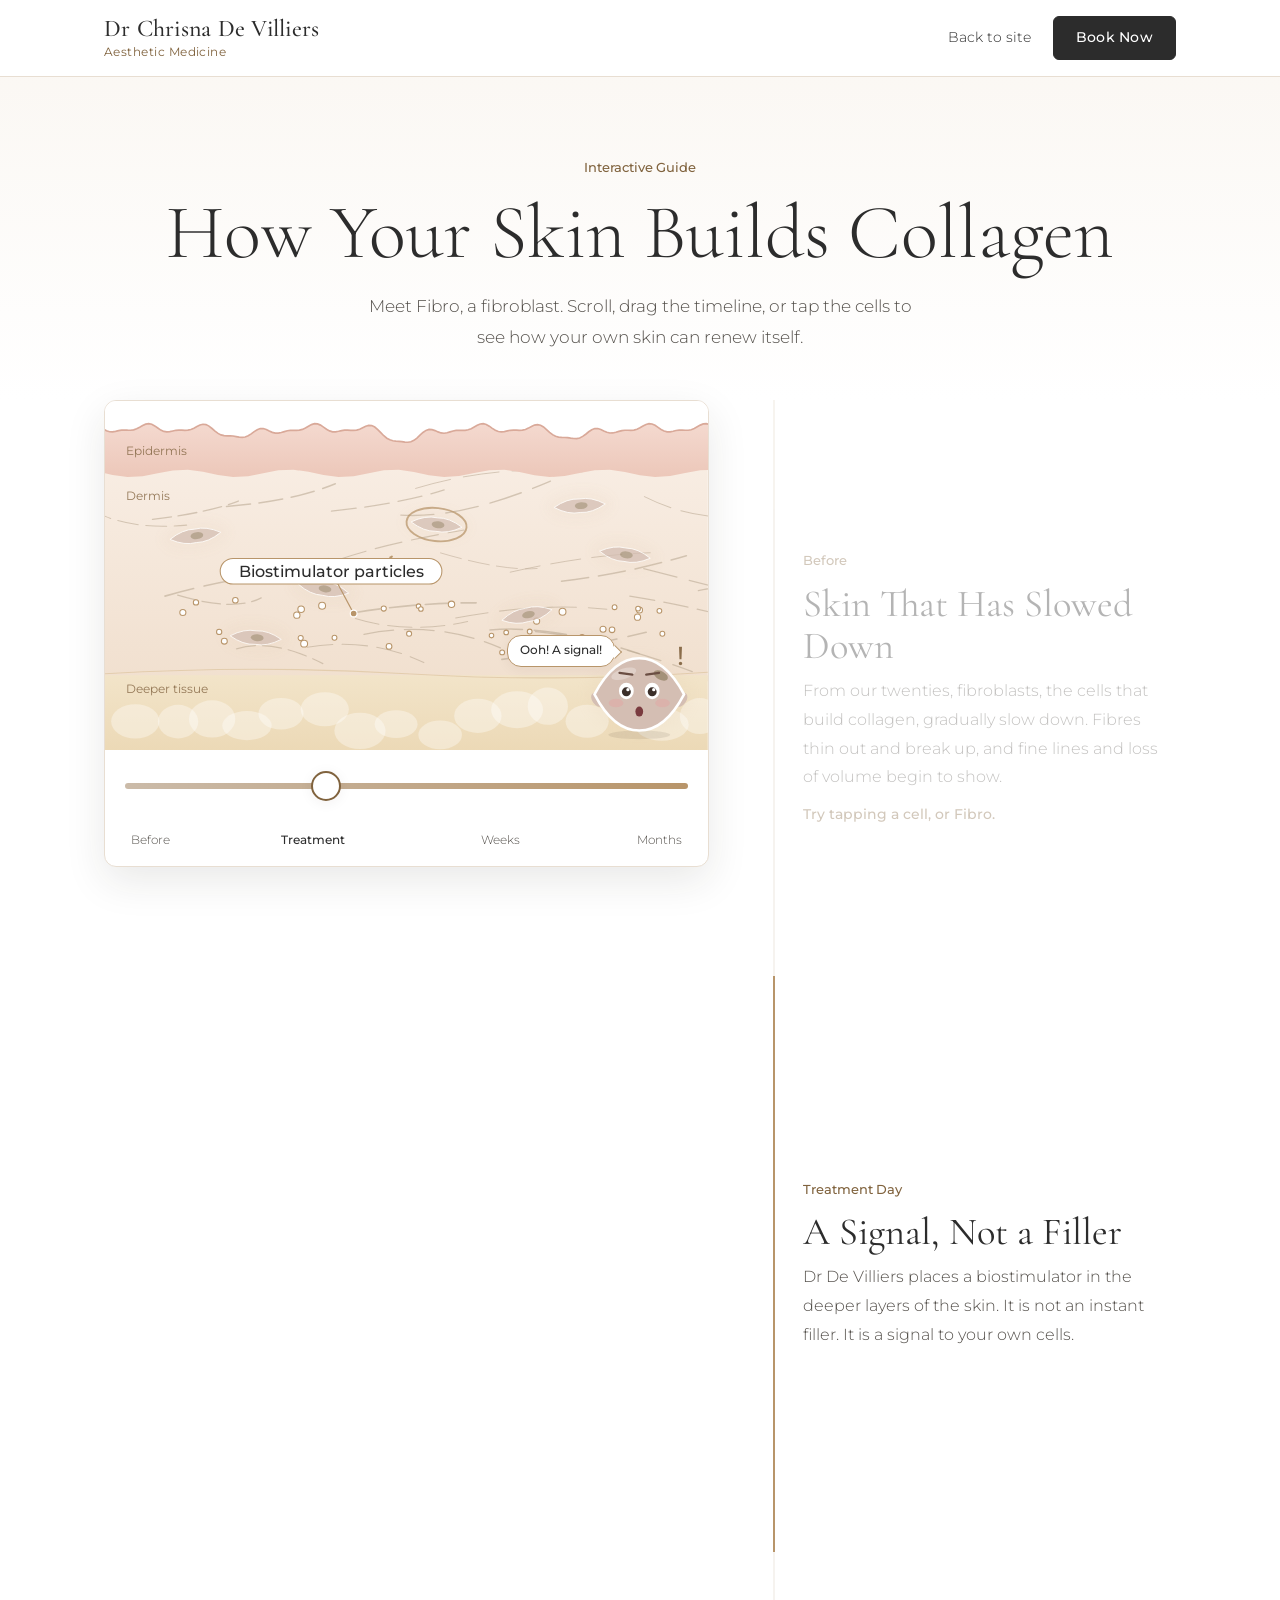
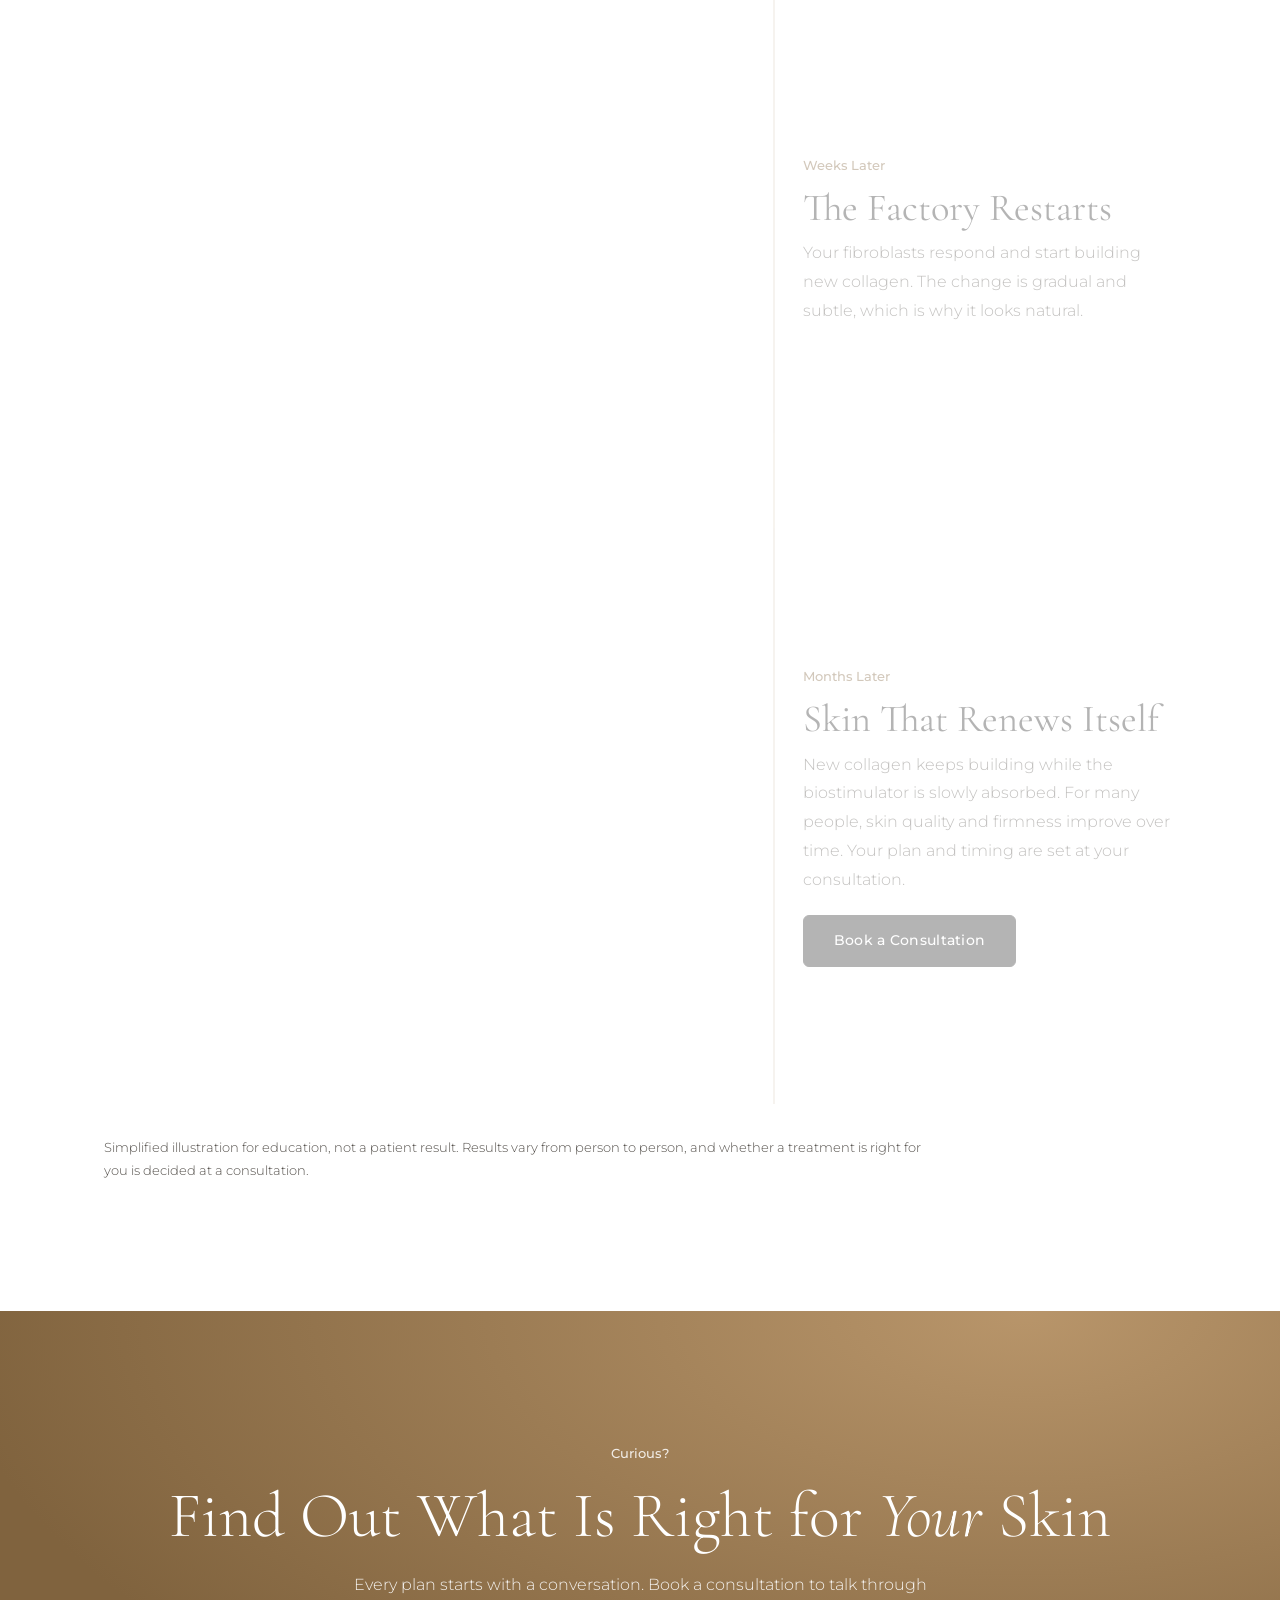
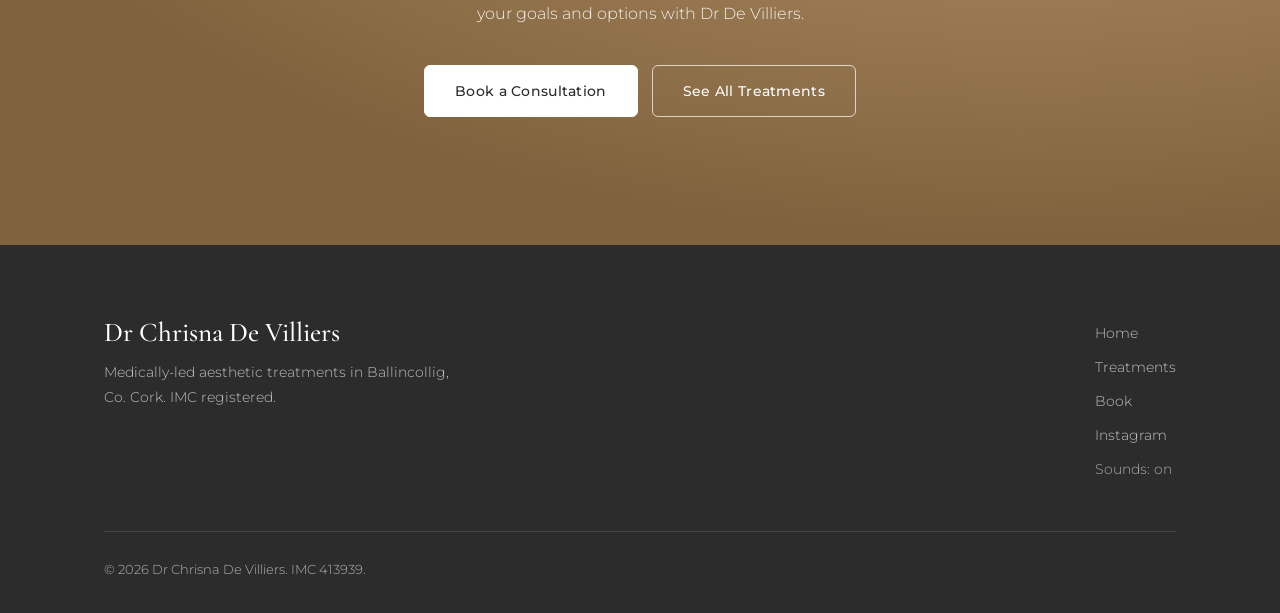
<file: collagen.html>
<!DOCTYPE html>
<html lang="en-IE">
<head>
    <meta charset="UTF-8">
    <meta name="viewport" content="width=device-width, initial-scale=1">
    <title>The Collagen Factory | Dr Chrisna De Villiers</title>
    <meta name="description" content="An interactive look at how fibroblasts make collagen, and how biostimulators prompt your own skin to build more. By Dr Chrisna De Villiers, Ballincollig, Cork.">
    <meta name="color-scheme" content="light">
    <meta name="theme-color" content="#faf6f1">
    <!-- Unlisted for now: remove this line when she wants Google to list the page -->
    <meta name="robots" content="noindex">
    <meta property="og:type" content="website">
    <meta property="og:title" content="The Collagen Factory: See How Your Skin Builds Collagen">
    <meta property="og:description" content="Drag through time and tap the cells. An interactive guide by Dr Chrisna De Villiers.">
    <meta property="og:image" content="https://kamrantrea.github.io/dr-de-villiers-site/og-image.png">
    <link rel="icon" href="favicon.svg" type="image/svg+xml">
    <link rel="icon" href="favicon-32.png" sizes="32x32" type="image/png">
    <link rel="apple-touch-icon" href="apple-touch-icon.png">
    <link rel="preload" href="fonts/montserrat.woff" as="font" type="font/woff" crossorigin>
    <link rel="preload" href="fonts/cormorant.woff" as="font" type="font/woff" crossorigin>
    <link rel="stylesheet" href="style.css?v=1791044235">
</head>
<body>
<svg width="0" height="0" style="position:absolute" aria-hidden="true" focusable="false">
    <symbol id="i-play" viewBox="0 0 24 24"><path d="M8 5l11 7-11 7z"/></symbol>
    <symbol id="i-pause" viewBox="0 0 24 24"><path d="M8 5v14M16 5v14"/></symbol>
    <symbol id="i-arrow" viewBox="0 0 24 24"><path d="M5 12h14M13 6l6 6-6 6"/></symbol>
</svg>

<a class="skip" href="#main">Skip to content</a>
<header class="site-header scrolled">
    <div class="wrap header-row">
        <a class="wordmark" href="index.html#top" aria-label="Dr Chrisna De Villiers, home"><b>Dr Chrisna De Villiers</b><small>Aesthetic Medicine</small></a>
        <div class="header-actions">
            <a class="back" href="index.html">Back to site</a>
            <a class="btn btn-solid btn-sm" href="index.html?treatment=Biostimulators#book">Book Now</a>
        </div>
    </div>
</header>

<main id="main">
    <section class="lab-hero">
        <div class="wrap">
            <span class="kicker">Interactive Guide</span>
            <h1>How Your Skin Builds Collagen</h1>
            <p>Meet Fibro, a fibroblast. Scroll, drag the timeline, or tap the cells to see how your own skin can renew itself.</p>
        </div>
    </section>

    <section class="story" id="story">
        <div class="wrap story-grid">
            <div class="stage-col">
                <div class="stage">
                    <div class="lab-canvas">
                        <svg id="cf" viewBox="0 36 800 464" role="img" aria-labelledby="cfTitle cfDesc" preserveAspectRatio="xMidYMid meet">
                            <title id="cfTitle">Cross-section of skin showing collagen fibres and fibroblast cells</title>
                            <desc id="cfDesc">An illustration that changes as you scroll or move the timeline: fibroblasts wake up, new collagen fibres grow, and the skin surface becomes smoother.</desc>
                        </svg>
                        <p class="cell-note" id="cellNote" hidden></p>
                        <button class="fibro" id="fibro" type="button" aria-label="Fibro the fibroblast. Tap to say hello.">
                            <span class="fibro-bubble" id="fibroSay" aria-live="polite">Zzz... I'm a bit tired</span>
                            <svg id="fibroSvg" viewBox="-70 -62 140 120" aria-hidden="true"></svg>
                        </button>
                    </div>
                    <div class="timeline">
                        <input id="time" type="range" min="0" max="100" value="0" step="1" aria-label="Time" aria-valuetext="Before">
                        <div class="tick-row" role="group" aria-label="Jump to a stage">
                            <button type="button" data-stage="0" class="on">Before</button>
                            <button type="button" data-stage="1">Treatment</button>
                            <button type="button" data-stage="2">Weeks</button>
                            <button type="button" data-stage="3">Months</button>
                        </div>
                    </div>
                </div>
            </div>

            <div class="beats">
                <article class="beat is-on" data-stage="0">
                    <span class="beat-k">Before</span>
                    <h2>Skin That Has Slowed Down</h2>
                    <p>From our twenties, fibroblasts, the cells that build collagen, gradually slow down. Fibres thin out and break up, and fine lines and loss of volume begin to show.</p>
                    <p class="beat-tip">Try tapping a cell, or Fibro.</p>
                </article>
                <article class="beat" data-stage="1">
                    <span class="beat-k">Treatment Day</span>
                    <h2>A Signal, Not a Filler</h2>
                    <p>Dr De Villiers places a biostimulator in the deeper layers of the skin. It is not an instant filler. It is a signal to your own cells.</p>
                </article>
                <article class="beat" data-stage="2">
                    <span class="beat-k">Weeks Later</span>
                    <h2>The Factory Restarts</h2>
                    <p>Your fibroblasts respond and start building new collagen. The change is gradual and subtle, which is why it looks natural.</p>
                </article>
                <article class="beat" data-stage="3">
                    <span class="beat-k">Months Later</span>
                    <h2>Skin That Renews Itself</h2>
                    <p>New collagen keeps building while the biostimulator is slowly absorbed. For many people, skin quality and firmness improve over time. Your plan and timing are set at your consultation.</p>
                    <a class="btn btn-solid" href="index.html?treatment=Biostimulators#book">Book a Consultation</a>
                </article>
            </div>
        </div>
        <div class="wrap"><p class="lab-fine">Simplified illustration for education, not a patient result. Results vary from person to person, and whether a treatment is right for you is decided at a consultation.</p></div>
    </section>

    <section class="cta">
        <div class="wrap">
            <span class="kicker">Curious?</span>
            <h2>Find Out What Is Right for <em>Your</em> Skin</h2>
            <p>Every plan starts with a conversation. Book a consultation to talk through your goals and options with Dr De Villiers.</p>
            <div class="cta-actions">
                <a class="btn btn-light" href="index.html?treatment=Biostimulators#book">Book a Consultation</a>
                <a class="btn btn-outline-light" href="index.html#treatments">See All Treatments</a>
            </div>
        </div>
    </section>
</main>

<footer class="site-footer">
    <div class="wrap">
        <div class="footer-top">
            <div>
                <div class="footer-name">Dr Chrisna De Villiers</div>
                <p class="footer-desc">Medically-led aesthetic treatments in Ballincollig, Co. Cork. IMC registered.</p>
            </div>
            <div class="footer-links">
                <ul>
                    <li><a href="index.html">Home</a></li>
                    <li><a href="index.html#treatments">Treatments</a></li>
                    <li><a href="index.html#book">Book</a></li>
                    <li><a data-cfg="instagram" href="#" hidden>Instagram</a></li>
                </ul>
            </div>
        </div>
        <p class="footer-bottom">&copy; 2026 Dr Chrisna De Villiers. IMC 413939.</p>
    </div>
</footer>

<script src="config.js?v=1791044235"></script>
<script src="collagen.js?v=1791044235" defer></script>
<script src="polish.js?v=1791044235" defer></script>
</body>
</html>
</file>
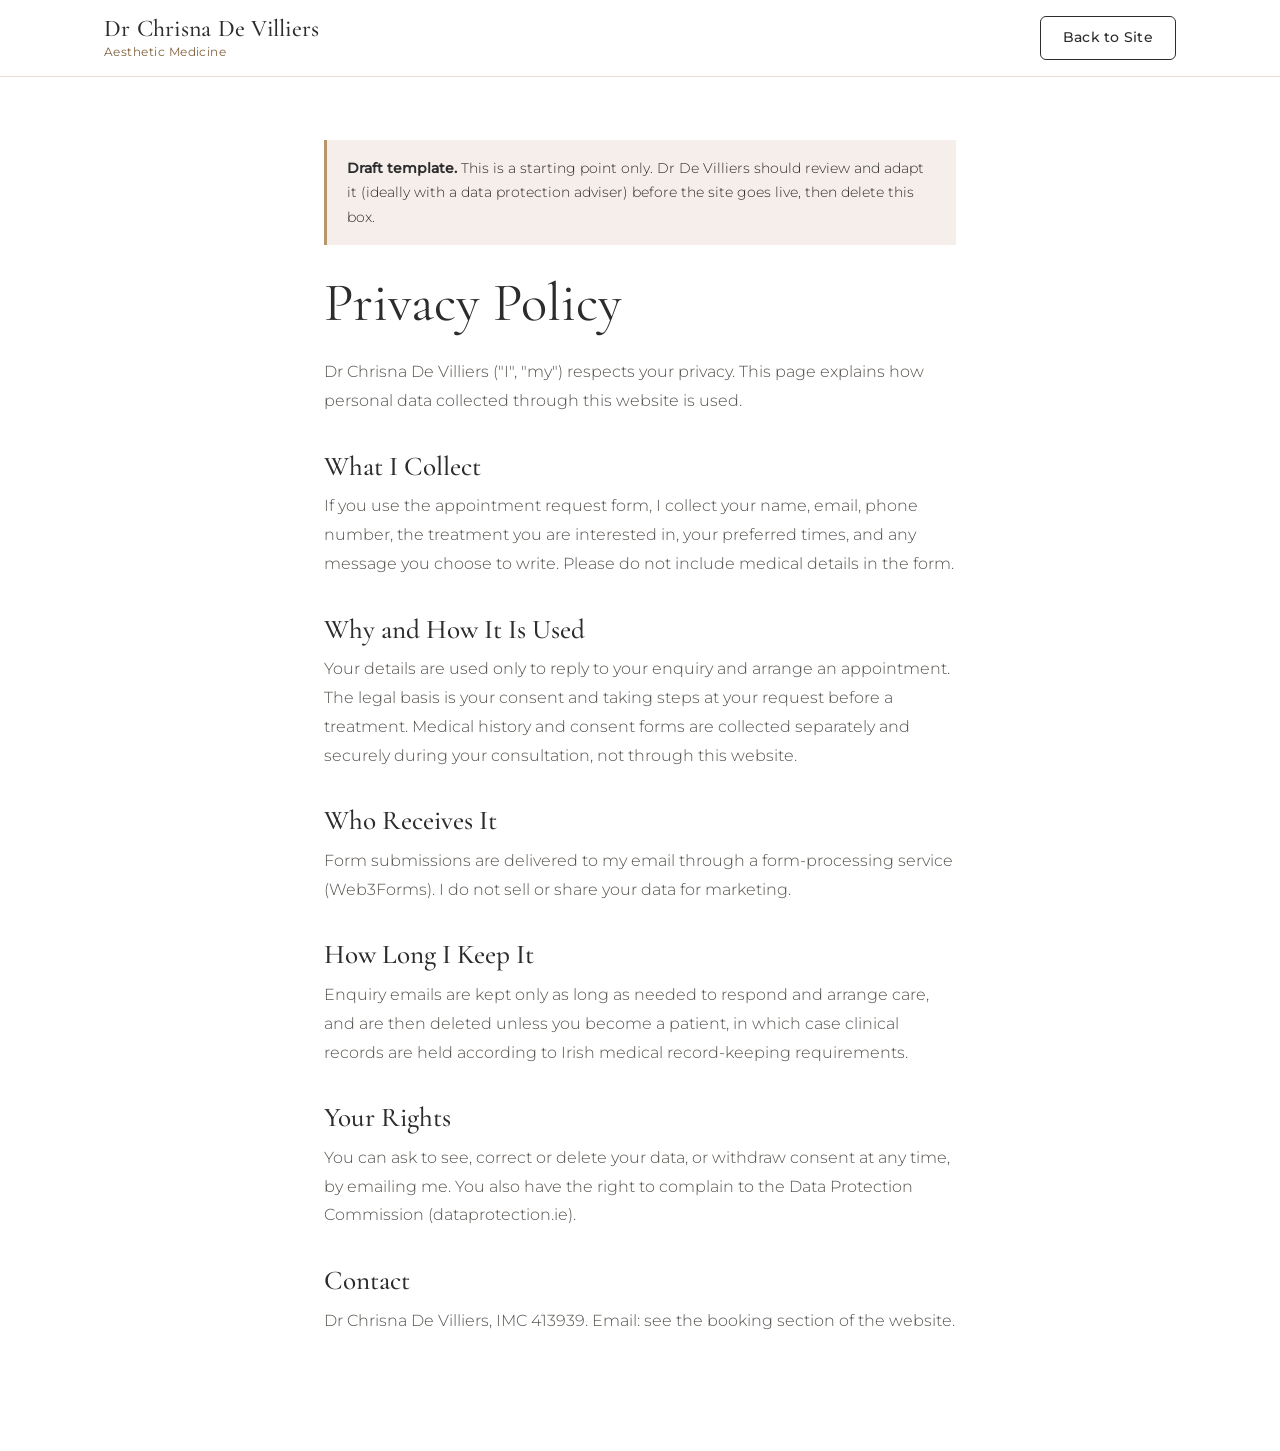
<file: privacy.html>
<!DOCTYPE html>
<html lang="en-IE">
<head>
    <meta charset="UTF-8">
    <meta name="viewport" content="width=device-width, initial-scale=1.0">
    <title>Privacy policy | Dr Chrisna De Villiers</title>
    <meta name="description" content="How personal data collected through this website is used.">
    <meta name="color-scheme" content="light">
    <meta name="theme-color" content="#faf6f1">
    <link rel="preload" href="fonts/montserrat.woff" as="font" type="font/woff" crossorigin>
    <link rel="preload" href="fonts/cormorant.woff" as="font" type="font/woff" crossorigin>
    <link rel="stylesheet" href="style.css?v=1791044235">
</head>
<body>
    <a class="skip" href="#main">Skip to content</a>
    <header class="site-header scrolled">
        <div class="wrap header-row">
            <a class="wordmark" href="index.html#top"><b>Dr Chrisna De Villiers</b><small>Aesthetic Medicine</small></a>
            <a class="btn btn-ghost btn-sm" href="index.html">Back to Site</a>
        </div>
    </header>

    <main id="main" class="legal">
        <div class="draft"><strong>Draft template.</strong> This is a starting point only. Dr De Villiers should review and adapt it (ideally with a data protection adviser) before the site goes live, then delete this box.</div>
        <h1>Privacy Policy</h1>
        <p>Dr Chrisna De Villiers ("I", "my") respects your privacy. This page explains how personal data collected through this website is used.</p>
        <h2>What I Collect</h2>
        <p>If you use the appointment request form, I collect your name, email, phone number, the treatment you are interested in, your preferred times, and any message you choose to write. Please do not include medical details in the form.</p>
        <h2>Why and How It Is Used</h2>
        <p>Your details are used only to reply to your enquiry and arrange an appointment. The legal basis is your consent and taking steps at your request before a treatment. Medical history and consent forms are collected separately and securely during your consultation, not through this website.</p>
        <h2>Who Receives It</h2>
        <p>Form submissions are delivered to my email through a form-processing service (Web3Forms). I do not sell or share your data for marketing.</p>
        <h2>How Long I Keep It</h2>
        <p>Enquiry emails are kept only as long as needed to respond and arrange care, and are then deleted unless you become a patient, in which case clinical records are held according to Irish medical record-keeping requirements.</p>
        <h2>Your Rights</h2>
        <p>You can ask to see, correct or delete your data, or withdraw consent at any time, by emailing me. You also have the right to complain to the Data Protection Commission (dataprotection.ie).</p>
        <h2>Contact</h2>
        <p>Dr Chrisna De Villiers, IMC 413939. Email: see the booking section of the website.</p>
    </main>
<script src="polish.js?v=1791044235" defer></script>
</body>
</html>
</file>
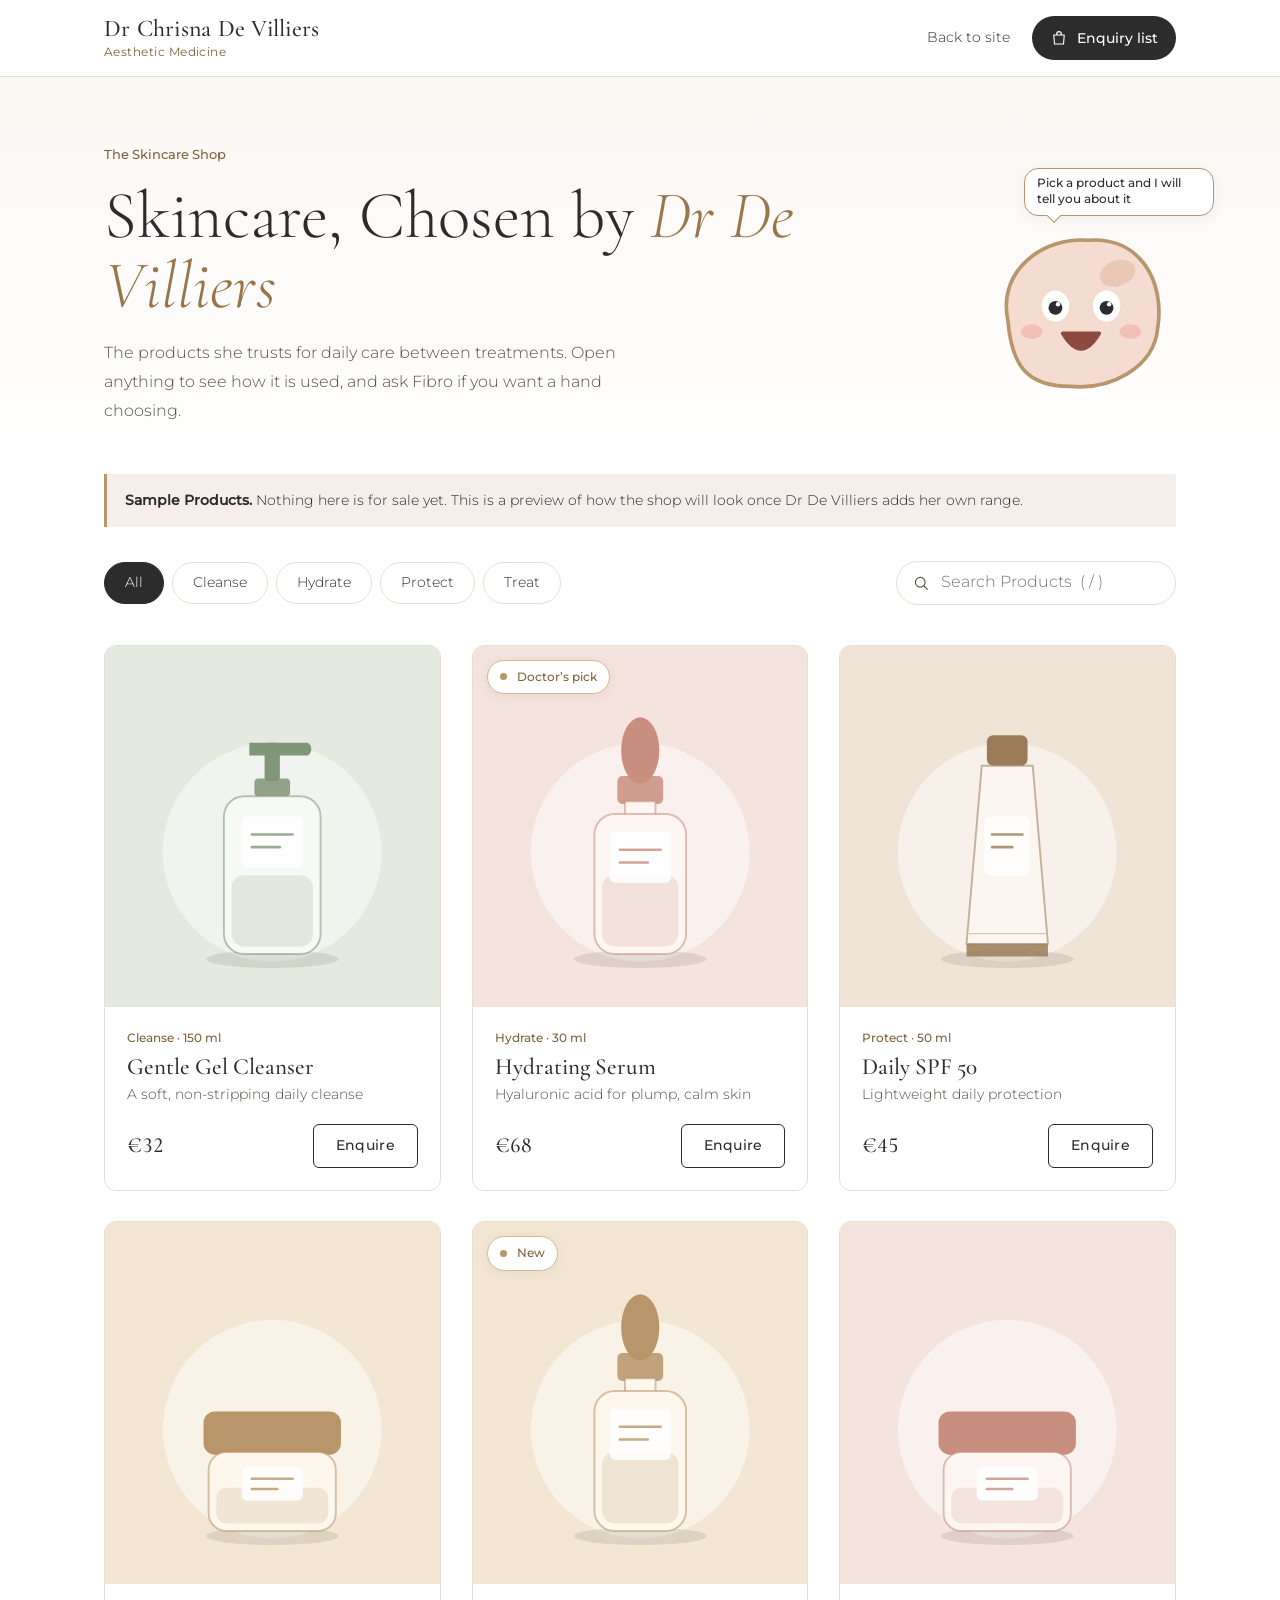
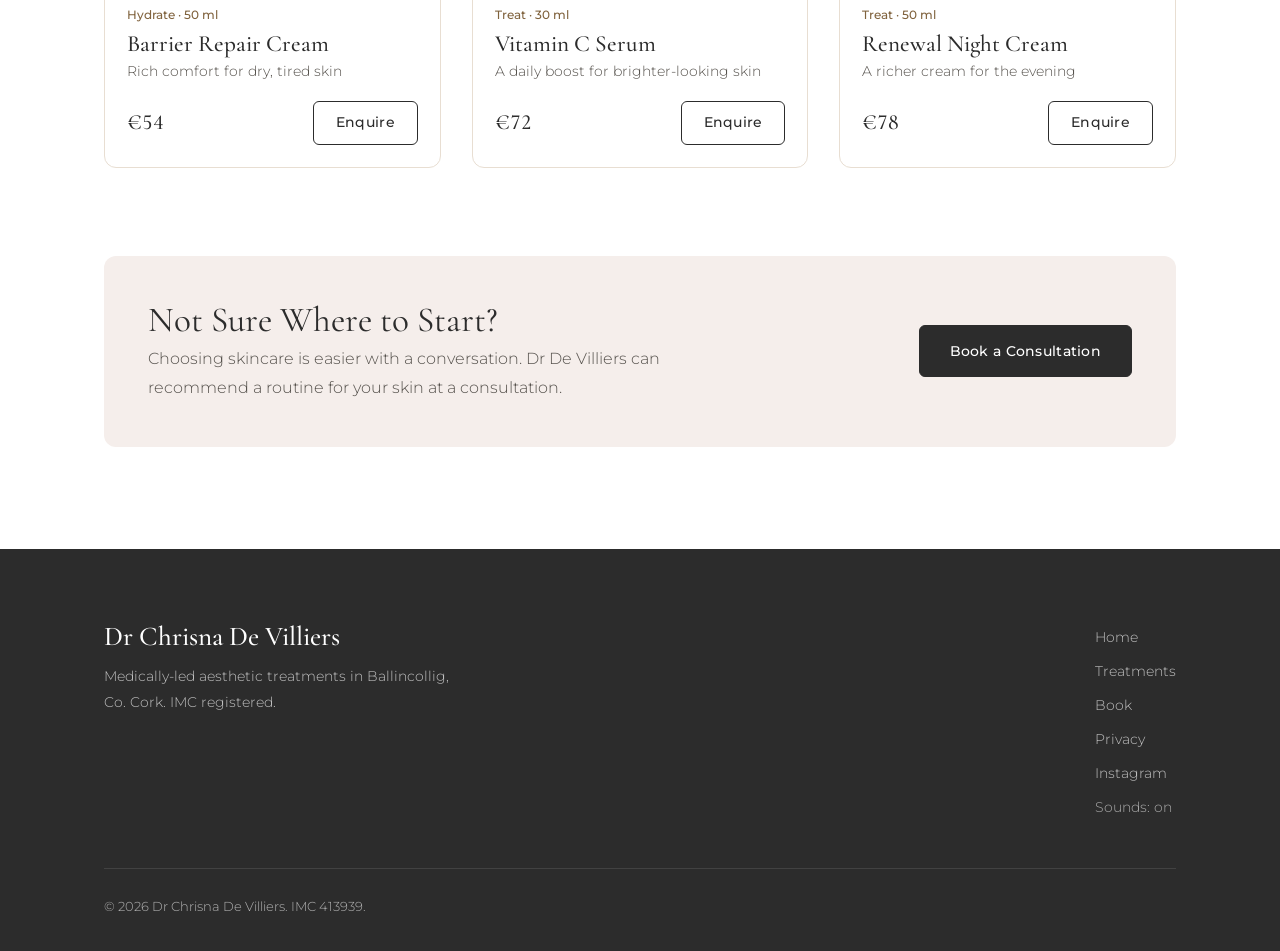
<file: shop.html>
<!DOCTYPE html>
<html lang="en-IE">
<head>
    <meta charset="UTF-8">
    <meta name="viewport" content="width=device-width, initial-scale=1">
    <title>Skincare Shop | Dr Chrisna De Villiers</title>
    <meta name="description" content="Skincare chosen by Dr Chrisna De Villiers, Ballincollig, Cork. Browse, ask Fibro about a product, and enquire.">
    <meta name="color-scheme" content="light">
    <meta name="theme-color" content="#faf6f1">
    <!-- Unlisted for now: remove this line when she wants Google to list the shop -->
    <meta name="robots" content="noindex">
    <meta property="og:type" content="website">
    <meta property="og:title" content="Skincare Shop | Dr Chrisna De Villiers">
    <meta property="og:description" content="Skincare chosen by Dr De Villiers. Ask Fibro about any product.">
    <meta property="og:image" content="https://kamrantrea.github.io/dr-de-villiers-site/og-image.png">
    <link rel="icon" href="favicon.svg" type="image/svg+xml">
    <link rel="icon" href="favicon-32.png" sizes="32x32" type="image/png">
    <link rel="apple-touch-icon" href="apple-touch-icon.png">
    <link rel="preload" href="fonts/montserrat.woff" as="font" type="font/woff" crossorigin>
    <link rel="preload" href="fonts/cormorant.woff" as="font" type="font/woff" crossorigin>
    <link rel="stylesheet" href="style.css?v=1791044235">
</head>
<body class="shop-page">
<svg width="0" height="0" style="position:absolute" aria-hidden="true" focusable="false">
    <symbol id="i-bag" viewBox="0 0 24 24"><path d="M5 8h14l-1 12H6zM9 8V6.5a3 3 0 016 0V8"/></symbol>
    <symbol id="i-search" viewBox="0 0 24 24"><circle cx="11" cy="11" r="6.5"/><path d="M16 16l4.5 4.5"/></symbol>
    <symbol id="i-close" viewBox="0 0 24 24"><path d="M6 6l12 12M18 6L6 18"/></symbol>
    <symbol id="i-plus" viewBox="0 0 24 24"><path d="M12 5v14M5 12h14"/></symbol>
    <symbol id="i-minus" viewBox="0 0 24 24"><path d="M5 12h14"/></symbol>
    <symbol id="i-check" viewBox="0 0 24 24"><path d="M5 12.5l4.5 4.5L19 7.5"/></symbol>
    <symbol id="i-send" viewBox="0 0 24 24"><path d="M4 12l16-7-6 15-2.5-6.5z"/></symbol>
    <symbol id="i-arrow" viewBox="0 0 24 24"><path d="M5 12h14M13 6l6 6-6 6"/></symbol>
</svg>

<a class="skip" href="#grid">Skip to products</a>
<header class="site-header scrolled" id="siteHeader">
    <div class="wrap header-row">
        <a class="wordmark" href="index.html#top" aria-label="Dr Chrisna De Villiers, home"><b>Dr Chrisna De Villiers</b><small>Aesthetic Medicine</small></a>
        <div class="header-actions">
            <a class="back" href="index.html">Back to site</a>
            <button class="basket-btn" id="basketBtn" type="button" aria-haspopup="dialog">
                <svg class="icon"><use href="#i-bag"/></svg><span>Enquiry list</span><b id="basketCount" hidden>0</b>
            </button>
        </div>
    </div>
</header>

<main id="main">
    <section class="shop-hero">
        <div class="wrap shop-hero-grid">
            <div>
                <span class="kicker">The Skincare Shop</span>
                <h1>Skincare, Chosen by <em>Dr De Villiers</em></h1>
                <p>The products she trusts for daily care between treatments. Open anything to see how it is used, and ask Fibro if you want a hand choosing.</p>
            </div>
            <a class="hero-fibro" id="heroFibro" href="collagen.html" aria-label="Meet Fibro: see how your skin builds collagen">
                <span class="fibro-bubble" id="heroSay">Pick a product and I will tell you about it</span>
                <div id="heroFibroSvg"></div>
            </a>
        </div>
    </section>

    <section class="shop-main">
        <div class="wrap">
            <p class="preview-note" id="sampleNote" hidden><b>Sample Products.</b> Nothing here is for sale yet. This is a preview of how the shop will look once Dr De Villiers adds her own range.</p>

            <div class="toolbar">
                <div class="cat-chips" id="cats" role="group" aria-label="Filter by step"></div>
                <label class="search" for="q">
                    <svg class="icon"><use href="#i-search"/></svg>
                    <span class="sr">Search Products</span>
                    <input id="q" type="search" placeholder="Search products" autocomplete="off">
                </label>
            </div>

            <div class="grid" id="grid" aria-live="polite"></div>
            <p class="empty" id="empty" hidden>Nothing matches that. Try another word, or <button type="button" class="linkbtn" id="clearFilters">show everything</button>.</p>

            <div class="shop-help">
                <div>
                    <h2>Not Sure Where to Start?</h2>
                    <p>Choosing skincare is easier with a conversation. Dr De Villiers can recommend a routine for your skin at a consultation.</p>
                </div>
                <a class="btn btn-solid" href="index.html?treatment=Medical-Grade%20Skincare#book">Book a Consultation</a>
            </div>
        </div>
    </section>
</main>

<footer class="site-footer">
    <div class="wrap">
        <div class="footer-top">
            <div>
                <div class="footer-name">Dr Chrisna De Villiers</div>
                <p class="footer-desc">Medically-led aesthetic treatments in Ballincollig, Co. Cork. IMC registered.</p>
            </div>
            <div class="footer-links">
                <ul>
                    <li><a href="index.html">Home</a></li>
                    <li><a href="index.html#treatments">Treatments</a></li>
                    <li><a href="index.html#book">Book</a></li>
                    <li><a href="privacy.html">Privacy</a></li>
                    <li><a data-cfg="instagram" href="#" hidden>Instagram</a></li>
                </ul>
            </div>
        </div>
        <p class="footer-bottom">&copy; 2026 Dr Chrisna De Villiers. IMC 413939.</p>
    </div>
</footer>

<!-- product sheet -->
<div class="drawer" id="sheet" hidden>
    <div class="scrim" data-close></div>
    <div class="panel" role="dialog" aria-modal="true" aria-labelledby="pName" tabindex="-1">
        <button class="x" type="button" data-close aria-label="Close"><svg class="icon"><use href="#i-close"/></svg></button>
        <div class="panel-scroll" id="sheetBody"></div>
    </div>
</div>

<!-- enquiry list -->
<div class="drawer" id="basket" hidden>
    <div class="scrim" data-close></div>
    <div class="panel" role="dialog" aria-modal="true" aria-labelledby="bTitle" tabindex="-1">
        <button class="x" type="button" data-close aria-label="Close"><svg class="icon"><use href="#i-close"/></svg></button>
        <div class="panel-scroll">
            <h2 id="bTitle">Your Enquiry List</h2>
            <p class="lead" id="bLead">Add the products you are interested in and send the list to Dr De Villiers. No payment is taken here. She will reply to confirm availability and how to collect or pay.</p>
            <ul class="b-items" id="bItems"></ul>
            <p class="empty" id="bEmpty">Your list is empty. Open a product and choose Add to enquiry.</p>
            <form id="bForm" novalidate>
                <div class="hp" aria-hidden="true"><label>Leave this empty <input type="text" name="botcheck" tabindex="-1" autocomplete="off"></label></div>
                <div class="form-grid">
                    <div class="field span2"><label for="bName">Your Name</label><input class="control" id="bName" name="name" type="text" required autocomplete="name"></div>
                    <div class="field"><label for="bEmail">Email</label><input class="control" id="bEmail" name="email" type="email" required autocomplete="email" inputmode="email"></div>
                    <div class="field"><label for="bPhone">Phone <span class="opt">(optional)</span></label><input class="control" id="bPhone" name="phone" type="tel" autocomplete="tel" inputmode="tel"></div>
                    <div class="field span2"><label for="bMsg">Anything to Add <span class="opt">(optional)</span></label><textarea class="control" id="bMsg" name="message"></textarea></div>
                    <label class="consent span2"><input type="checkbox" id="bConsent" required><span>I agree to my details being used to respond to this enquiry. Read the <a href="privacy.html">Privacy Policy</a>.</span></label>
                    <div class="status span2" id="bStatus" role="status" aria-live="polite"></div>
                    <div class="span2"><button class="btn btn-solid" type="submit" id="bSubmit" style="width:100%">Send Enquiry</button></div>
                </div>
            </form>
            <div class="sent" id="bSent" hidden tabindex="-1">
                <span class="icon-disc"><svg class="icon"><use href="#i-check"/></svg></span>
                <h3>Thank You, <span id="bSentName"></span></h3>
                <p>Your enquiry has been sent. Dr De Villiers will reply personally.</p>
                <button class="btn btn-ghost" type="button" data-close>Keep Browsing</button>
            </div>
        </div>
    </div>
</div>

<script src="config.js?v=1791044235"></script>
<script src="products.js?v=1791044235"></script>
<script src="shop.js?v=1791044235" defer></script>
<script src="polish.js?v=1791044235" defer></script>
</body>
</html>
</file>
<file: style.css>
/* Dr Chrisna de Villiers
   Tiny design system, no build step.
   1 tokens  2 base  3 layout  4 components  5 sections  6 responsive */

/* Fonts are hosted here (no Google request, faster, and private for patients). Licence: SIL OFL, see /fonts */
@font-face { font-family: 'Cormorant Garamond'; font-style: normal; font-weight: 300 600; font-display: swap; src: url("fonts/cormorant.woff") format("woff"); }
@font-face { font-family: 'Cormorant Garamond'; font-style: italic; font-weight: 300 500; font-display: swap; src: url("fonts/cormorant-italic.woff") format("woff"); }
@font-face { font-family: 'Montserrat'; font-style: normal; font-weight: 300 500; font-display: swap; src: url("fonts/montserrat.woff") format("woff"); }

/* ============ 1. TOKENS ============ */
:root {
    /* her palette */
    --gold: #b8956a;
    --gold-light: #d4b896;
    --gold-dark: #80633e;
    --gold-text: #98754a; /* her gold, deepened a touch so large gold text is easy to read (3.9:1) */
    --cream: #faf6f1;
    --cream-dark: #f0e8dd;
    --rose: #e8d5d0;
    --rose-light: #f5eeeb;
    --sage: #c5cfc0;
    --charcoal: #2c2c2c;
    --charcoal-soft: #55514c;
    --white: #fff;
    --line: #e8ded2;

    --serif: 'Cormorant Garamond', Georgia, 'Times New Roman', serif;
    --sans: 'Montserrat', system-ui, -apple-system, 'Segoe UI', sans-serif;

    --wrap: 1200px;
    --gut: clamp(20px, 5vw, 64px);
    --section: clamp(72px, 10vw, 136px);
    --radius: 6px;
    --shadow-sm: 0 2px 14px rgba(44, 36, 28, 0.06);
    --shadow-md: 0 14px 40px rgba(44, 36, 28, 0.1);
    --ease: cubic-bezier(0.22, 0.61, 0.36, 1);
    --header-h: 76px;
    --grain: url("data:image/svg+xml;utf8,<svg xmlns='http://www.w3.org/2000/svg' width='180' height='180'><filter id='n'><feTurbulence type='fractalNoise' baseFrequency='.85' numOctaves='2' stitchTiles='stitch'/><feColorMatrix values='0 0 0 0 .45  0 0 0 0 .36  0 0 0 0 .26  0 0 0 .14 0'/></filter><rect width='100%25' height='100%25' filter='url(%23n)'/></svg>");
}


/* ============ 2. BASE ============ */
*, *::before, *::after { margin: 0; padding: 0; box-sizing: border-box; }
html { scroll-behavior: smooth; scroll-padding-top: var(--header-h); -webkit-text-size-adjust: 100%; }
html.menu-open { overflow: hidden; }
body {
    font: 300 1rem/1.8 var(--sans);
    color: var(--charcoal);
    background: var(--white);
    -webkit-font-smoothing: antialiased;
    font-variant-numeric: lining-nums; /* Cormorant defaults to old-style figures, which make 10+ look like IO+ */
    overflow-x: hidden;
}
img, svg { display: block; max-width: 100%; }
a { color: inherit; }
ul, ol { list-style: none; }
button, input, select, textarea { font: inherit; color: inherit; }
[hidden] { display: none !important; }
h1, h2, h3 { font-family: var(--serif); font-weight: 400; line-height: 1.12; }
:focus-visible { outline: 2px solid var(--gold-dark); outline-offset: 3px; }
::selection { background: var(--rose); }
.skip { position: absolute; left: -999px; top: 8px; z-index: 3000; background: var(--charcoal); color: #fff; padding: 10px 16px; }
.skip:focus { left: 8px; }
.icon { width: 1em; height: 1em; fill: none; stroke: currentColor; stroke-width: 1.5; stroke-linecap: round; stroke-linejoin: round; flex: none; }


/* ============ 3. LAYOUT HELPERS ============ */
.wrap { width: 100%; max-width: var(--wrap); margin-inline: auto; padding-inline: var(--gut); }
.section { padding-block: var(--section); }
/* no-JS fallback for anchor jumps: land on the heading, not the empty padding above it */
.section[id], .cta[id] { scroll-margin-top: calc(28px - var(--section)); }
#top { scroll-margin-top: 0; }
.bg-cream { background: var(--cream); }
.bg-rose { background: var(--rose-light); }
.bg-dark { background: var(--charcoal); color: #fff; }
.head { max-width: 40rem; margin-bottom: clamp(36px, 5vw, 64px); }
.head.center { margin-inline: auto; text-align: center; }
.head h2 { font-size: clamp(2.2rem, 4.4vw, 3.4rem); letter-spacing: -0.01em; margin-bottom: 16px; }
.head p { color: var(--charcoal-soft); }
.bg-dark .head p { color: rgba(255, 255, 255, 0.7); }
.kicker { display: inline-block; font-size: 0.82rem; font-weight: 500; color: var(--gold-dark); margin-bottom: 14px; }
.bg-dark .kicker { color: var(--gold-light); }


/* ============ 4. COMPONENTS ============ */
/* buttons */
.btn {
    display: inline-flex; align-items: center; justify-content: center; gap: 10px;
    min-height: 52px; padding: 0 30px;
    font: 500 0.9rem/1 var(--sans); letter-spacing: 0.02em; text-decoration: none;
    border: 1px solid var(--charcoal); border-radius: var(--radius);
    cursor: pointer; transition: background 0.3s, color 0.3s, border-color 0.3s, transform 0.3s var(--ease), box-shadow 0.3s;
}
.btn .icon { width: 18px; height: 18px; }
.btn-solid { background: var(--charcoal); color: #fff; }
.btn-solid:hover { background: var(--gold-dark); border-color: var(--gold-dark); transform: translateY(-1px); box-shadow: var(--shadow-sm); }
.btn-ghost { background: transparent; }
.btn-ghost:hover { background: var(--charcoal); color: #fff; }
.btn-light { background: #fff; color: var(--charcoal); border-color: #fff; }
.btn-light:hover { background: var(--gold-light); border-color: var(--gold-light); }
.btn[disabled] { opacity: 0.6; cursor: wait; }
.btn-sm { min-height: 44px; padding: 0 22px; font-size: 0.85rem; }

/* pill / badge */
.badge {
    display: inline-flex; align-items: center; gap: 10px;
    padding: 8px 16px; border: 1px solid var(--gold-light); border-radius: 999px;
    background: rgba(255, 255, 255, 0.6); font-size: 0.82rem; font-weight: 500; color: var(--gold-dark);
}
.badge::before { content: ""; width: 7px; height: 7px; border-radius: 50%; background: var(--gold); }

/* photo surface: looks finished with or without a photo */
.photo {
    position: relative; overflow: hidden;
    background: var(--grain), linear-gradient(160deg, var(--rose-light), var(--rose) 60%, var(--gold-light));
}
.photo img { position: absolute; inset: 0; width: 100%; height: 100%; object-fit: cover; }
.photo img.fade:not(.loaded) { opacity: 0; }
.photo img.fade { transition: opacity 0.8s ease; }

/* cards */
.card { background: #fff; border: 1px solid var(--line); border-radius: var(--radius); padding: 32px; transition: transform 0.4s var(--ease), box-shadow 0.4s, border-color 0.4s; }
.card:hover { transform: translateY(-3px); box-shadow: var(--shadow-md); border-color: var(--gold-light); }
.icon-disc { width: 56px; height: 56px; display: grid; place-items: center; border-radius: 50%; background: var(--rose-light); color: var(--gold-dark); font-size: 26px; }

/* form controls */
.field { display: flex; flex-direction: column; gap: 6px; min-width: 0; }
.field > label, .legend { font-size: 0.85rem; font-weight: 500; }
.field .opt { font-weight: 300; color: var(--charcoal-soft); }
.control {
    width: 100%; min-height: 52px; padding: 12px 16px;
    font-weight: 300; font-size: 1rem; background: #fff;
    border: 1px solid #d9cdbf; border-radius: var(--radius);
    transition: border-color 0.25s, box-shadow 0.25s; appearance: none; -webkit-appearance: none;
}
select.control {
    padding-right: 44px;
    background: #fff url("data:image/svg+xml;utf8,<svg xmlns='http://www.w3.org/2000/svg' width='14' height='8' fill='none' stroke='%238a6d4b' stroke-width='1.5'><path d='M1 1l6 6 6-6'/></svg>") no-repeat right 16px center;
}
textarea.control { min-height: 110px; resize: vertical; }
.control:focus { outline: none; border-color: var(--gold-dark); box-shadow: 0 0 0 3px rgba(184, 149, 106, 0.22); }
.control:user-invalid { border-color: #b44; }
input[type="date"].control { min-height: 52px; }

.chips { display: grid; grid-template-columns: repeat(4, 1fr); gap: 8px; border: 0; }
.chip { position: relative; }
.chip input { position: absolute; opacity: 0; inset: 0; cursor: pointer; }
.chip span {
    display: grid; place-items: center; min-height: 48px; padding: 0 8px; text-align: center;
    font-size: 0.85rem; border: 1px solid #d9cdbf; border-radius: var(--radius); background: #fff;
    transition: background 0.25s, color 0.25s, border-color 0.25s;
}
.chip input:checked + span { background: var(--charcoal); border-color: var(--charcoal); color: #fff; }
.chip input:focus-visible + span { outline: 2px solid var(--gold-dark); outline-offset: 2px; }

.consent { display: flex; gap: 12px; align-items: flex-start; font-size: 0.85rem; color: var(--charcoal-soft); }
.consent input { width: 20px; height: 20px; margin-top: 3px; accent-color: var(--gold-dark); flex: none; }
.consent a { color: var(--gold-dark); }
.status { display: none; padding: 16px 20px; font-size: 0.9rem; line-height: 1.7; border-radius: var(--radius); }
.status.ok { display: block; background: var(--rose-light); border-left: 3px solid var(--gold); }
.status.err { display: block; background: #fbeaea; border-left: 3px solid #b44; color: #7a2a2a; }
.hp { position: absolute; left: -9999px; height: 0; overflow: hidden; }


/* ============ 5. SECTIONS ============ */
/* ---- header ---- */
.site-header {
    position: fixed; inset: 0 0 auto 0; z-index: 1000; height: var(--header-h);
    display: flex; align-items: center;
}
.site-header { transition: background 0.35s, box-shadow 0.35s, transform 0.4s var(--ease); }
.site-header.tucked { transform: translateY(-100%); box-shadow: none; }
.site-header.scrolled { background: rgba(255, 255, 255, 0.94); box-shadow: 0 1px 0 var(--line); -webkit-backdrop-filter: blur(14px); backdrop-filter: blur(14px); }
/* an open menu must not use backdrop-filter or its fixed panel gets trapped inside the header */
.site-header.open { background: #fff; box-shadow: 0 1px 0 var(--line); -webkit-backdrop-filter: none; backdrop-filter: none; }
.header-row { display: flex; align-items: center; justify-content: space-between; gap: 24px; }
.wordmark { display: inline-block; min-height: 44px; position: relative; z-index: 2; text-decoration: none; line-height: 1.1; white-space: nowrap; }
.wordmark b { display: block; font: 500 1.5rem/1.1 var(--serif); letter-spacing: 0.01em; }
.wordmark small { display: block; margin-top: 4px; font-size: 0.72rem; font-weight: 400; letter-spacing: 0.04em; color: var(--gold-dark); }

.nav ul { display: flex; align-items: center; gap: clamp(20px, 2.6vw, 38px); }
.nav a:not(.btn) { position: relative; font-size: 0.88rem; font-weight: 400; text-decoration: none; padding: 6px 0; }
.nav a:not(.btn)::after { content: ""; position: absolute; left: 0; bottom: 0; width: 100%; height: 1px; background: var(--gold); transform: scaleX(0); transform-origin: left; transition: transform 0.35s var(--ease); }
.nav a:not(.btn):hover::after, .nav a[aria-current]::after { transform: scaleX(1); }

.menu-btn { display: none; position: relative; z-index: 2; width: 48px; height: 48px; background: none; border: 0; cursor: pointer; }
.menu-btn span { position: absolute; left: 12px; right: 12px; height: 1.5px; background: var(--charcoal); transition: transform 0.35s var(--ease), top 0.35s var(--ease); }
.menu-btn span:nth-child(1) { top: 19px; }
.menu-btn span:nth-child(2) { top: 28px; }
.open .menu-btn span:nth-child(1) { top: 23px; transform: rotate(45deg); }
.open .menu-btn span:nth-child(2) { top: 23px; transform: rotate(-45deg); }

/* ---- hero ---- */
.hero {
    position: relative; overflow: hidden;
    padding: calc(var(--header-h) + clamp(40px, 7vw, 96px)) 0 clamp(64px, 8vw, 110px);
    background: linear-gradient(180deg, var(--cream), var(--rose-light) 70%, var(--white));
}
.hero::before, .hero::after { content: ""; position: absolute; border-radius: 50%; pointer-events: none; }
.hero::before { width: 560px; height: 560px; right: -160px; top: -140px; background: radial-gradient(circle, rgba(212, 184, 150, 0.35), transparent 70%); }
.hero::after { width: 420px; height: 420px; left: -140px; bottom: -120px; background: radial-gradient(circle, rgba(232, 213, 208, 0.7), transparent 70%); }
.hero-grid { position: relative; z-index: 1; display: grid; grid-template-columns: minmax(0, 1.1fr) minmax(0, 0.9fr); gap: clamp(40px, 6vw, 96px); align-items: center; }
.hero-title { font-size: clamp(3rem, 6.4vw, 5.8rem); font-weight: 300; line-height: 1; letter-spacing: -0.015em; margin: 26px 0 26px; }
.hero-title em { font-style: italic; color: var(--gold-text); }
.hero-sub { max-width: 32em; font-size: 1.05rem; color: var(--charcoal-soft); margin-bottom: 36px; }
.hero-actions { display: flex; flex-wrap: wrap; gap: 14px; }
.hero-trust { display: flex; flex-wrap: wrap; gap: 10px 28px; margin-top: 40px; font-size: 0.88rem; color: var(--charcoal-soft); }
.hero-trust li { display: flex; align-items: center; gap: 8px; }
.hero-trust .icon { color: var(--gold-dark); width: 18px; height: 18px; }

.hero-visual { position: relative; width: 100%; max-width: 480px; margin-left: auto; padding: 0 0 56px; }
.arch { aspect-ratio: 4 / 5; border-radius: 999px 999px var(--radius) var(--radius); box-shadow: var(--shadow-md); }
.hero-visual::before { content: ""; position: absolute; width: 120px; height: 120px; right: -34px; top: 14%; border: 1px solid var(--gold-light); border-radius: 50%; }
.stats {
    position: absolute; left: -6%; right: 6%; bottom: 0; z-index: 2;
    display: grid; grid-template-columns: repeat(3, 1fr);
    background: #fff; border-radius: var(--radius); box-shadow: var(--shadow-md); padding: 20px 8px;
}
.stat { text-align: center; padding: 0 8px; }
.stat + .stat { border-left: 1px solid var(--line); }
.stat b { display: block; font: 500 1.9rem/1.1 var(--serif); color: var(--gold-text); }
.stat span { display: block; margin-top: 6px; font-size: 0.72rem; line-height: 1.4; color: var(--charcoal-soft); }

/* ---- about ---- */
.about-grid { display: grid; grid-template-columns: minmax(0, 0.85fr) minmax(0, 1.15fr); gap: clamp(36px, 7vw, 110px); align-items: center; }
.about-copy h2 { font-size: clamp(2.2rem, 4.4vw, 3.4rem); margin-bottom: 22px; }
.about-copy p { max-width: 36em; color: var(--charcoal-soft); margin-bottom: 1.1em; }

/* ---- treatments ---- */
.treat-grid { display: grid; grid-template-columns: repeat(3, minmax(0, 1fr)); gap: 24px; }
.treat { display: flex; flex-direction: column; }
.treat h3 { font-size: 1.7rem; font-weight: 500; margin: 22px 0 10px; }
.treat p { color: var(--charcoal-soft); font-size: 0.95rem; }
.treat .more { margin-top: auto; padding-top: 22px; font-size: 0.88rem; font-weight: 500; color: var(--gold-dark); text-decoration: none; display: inline-flex; align-items: center; gap: 8px; }
.treat .more-row { margin-top: auto; display: flex; flex-wrap: wrap; gap: 4px 24px; }
.treat .more-row .more { margin-top: 0; }
.treat .more .icon { width: 16px; height: 16px; transition: transform 0.3s var(--ease); }
.treat .more:hover .icon { transform: translateX(4px); }

/* ---- approach ---- */
.pillars { display: grid; grid-template-columns: repeat(3, minmax(0, 1fr)); gap: clamp(24px, 4vw, 56px); }
.pillar .icon { width: 36px; height: 36px; color: var(--gold); stroke-width: 1.2; margin-bottom: 20px; }
.pillar h3 { font-size: 1.7rem; color: #f0e2d0; margin-bottom: 10px; }
.pillar p { color: rgba(255, 255, 255, 0.7); font-size: 0.95rem; }
.quote { margin-top: clamp(56px, 8vw, 96px); padding-top: clamp(32px, 5vw, 56px); border-top: 1px solid rgba(184, 149, 106, 0.35); max-width: 52rem; }
.quote blockquote { font: italic 300 clamp(1.7rem, 3.2vw, 2.5rem)/1.35 var(--serif); color: #e8d5bd; }
.quote cite { display: block; margin-top: 18px; font-style: normal; font-size: 0.85rem; color: rgba(255, 255, 255, 0.55); }

/* ---- process ---- */
.steps { display: grid; grid-template-columns: repeat(4, minmax(0, 1fr)); gap: 24px; counter-reset: step; }
.step { position: relative; counter-increment: step; padding-top: 28px; border-top: 1px solid var(--charcoal); }
.step::before { content: counter(step); position: absolute; top: -17px; left: 0; width: 34px; height: 34px; display: grid; place-items: center; border-radius: 50%; background: var(--charcoal); color: #fff; font: 500 1.1rem/1 var(--serif); }
.step h3 { font-size: 1.6rem; font-weight: 500; margin-bottom: 8px; }
.step p { color: var(--charcoal-soft); font-size: 0.95rem; }

/* ---- faq ---- */
.faq { max-width: 52rem; margin-inline: auto; border-top: 1px solid var(--line); }
.faq details { border-bottom: 1px solid var(--line); }
.faq summary { display: flex; justify-content: space-between; align-items: center; gap: 24px; padding: 24px 0; cursor: pointer; list-style: none; font: 500 1.35rem/1.3 var(--serif); }
.faq summary::-webkit-details-marker { display: none; }
.faq summary .icon { width: 20px; height: 20px; color: var(--gold-dark); transition: transform 0.35s var(--ease); }
.faq details[open] summary .icon { transform: rotate(45deg); }
.faq details p { padding: 0 48px 26px 0; color: var(--charcoal-soft); max-width: 40em; }

/* ---- booking ---- */
.book-grid { display: grid; grid-template-columns: minmax(0, 0.85fr) minmax(0, 1.15fr); gap: clamp(36px, 7vw, 100px); align-items: start; }
.book-copy h2 { font-size: clamp(2.2rem, 4.4vw, 3.4rem); margin-bottom: 18px; }
.book-copy > p { color: var(--charcoal-soft); max-width: 28em; }
.contact-list { margin: 32px 0; display: grid; gap: 4px; }
.contact-list li { display: flex; align-items: center; gap: 16px; padding: 14px 0; border-bottom: 1px solid rgba(138, 109, 75, 0.22); }
.contact-list .icon { width: 22px; height: 22px; color: var(--gold-dark); }
.contact-list small { display: block; font-size: 0.78rem; font-weight: 500; color: var(--gold-dark); line-height: 1.4; }
.contact-list .val { font-weight: 400; text-decoration: none; overflow-wrap: anywhere; }
.quick { display: flex; flex-wrap: wrap; gap: 12px; }

.book-form { background: #fff; border-radius: var(--radius); box-shadow: var(--shadow-md); padding: clamp(24px, 4vw, 48px); }
.book-form h3 { font-size: 1.8rem; font-weight: 500; margin-bottom: 4px; }
.book-form .lead { font-size: 0.9rem; color: var(--charcoal-soft); margin-bottom: 28px; }
.form-grid { display: grid; grid-template-columns: 1fr 1fr; gap: 22px 20px; }
.span2 { grid-column: 1 / -1; }
.form-note { font-size: 0.82rem; color: var(--charcoal-soft); }

/* ---- hero scroll cue ---- */
.scroll-cue { position: absolute; z-index: 2; left: 50%; bottom: 20px; translate: -50% 0; display: flex; flex-direction: column; align-items: center; gap: 8px; font-size: 0.72rem; color: var(--charcoal-soft); text-decoration: none; }
.scroll-cue i { width: 1px; height: 38px; background: linear-gradient(var(--gold), transparent); animation: cue 2.2s ease-in-out infinite; transform-origin: top; }
@keyframes cue { 0%, 100% { transform: scaleY(0.4); opacity: 0.5; } 50% { transform: scaleY(1); opacity: 1; } }

/* ---- treatment strip ---- */
.marquee { overflow: hidden; background: var(--cream-dark); border-block: 1px solid var(--line); padding: 20px 0; }
.marquee-track { display: flex; width: max-content; animation: marquee 48s linear infinite; }
.marquee ul { display: flex; flex: none; }
.marquee li { display: flex; align-items: center; font: italic 400 1.5rem/1 var(--serif); color: var(--charcoal); white-space: nowrap; }
.marquee li::after { content: ""; width: 7px; height: 7px; margin: 0 36px; background: var(--gold); transform: rotate(45deg); }
@keyframes marquee { to { transform: translateX(-50%); } }

/* ---- about extras ---- */
.about-media { position: relative; max-width: 500px; width: 100%; }
.about-photo { aspect-ratio: 4 / 5; border-radius: var(--radius); width: 100%; }
.about-year { position: absolute; right: -22px; bottom: 32px; padding: 20px 24px; max-width: 170px; background: #fff; border-radius: var(--radius); box-shadow: var(--shadow-md); text-align: center; }
.about-year b { display: block; font: 500 2.3rem/1 var(--serif); color: var(--gold-text); }
.about-year span { display: block; margin-top: 6px; font-size: 0.74rem; line-height: 1.4; color: var(--charcoal-soft); }
.creds { margin-top: 32px; display: grid; gap: 4px; }
.creds li { display: flex; align-items: center; gap: 16px; padding: 14px 18px; background: var(--cream); border-radius: var(--radius); }
.creds .icon { width: 26px; height: 26px; color: var(--gold-dark); }
.creds b { display: block; font-weight: 500; font-size: 0.95rem; line-height: 1.4; }
.creds span { display: block; font-size: 0.85rem; color: var(--charcoal-soft); line-height: 1.5; }

.path-wrap { margin-top: clamp(56px, 8vw, 96px); }
.path-title { font-size: 1.9rem; font-weight: 500; margin-bottom: 28px; }
.path { display: grid; grid-template-columns: repeat(4, minmax(0, 1fr)); gap: 24px; position: relative; }
.path::before { content: ""; position: absolute; left: 0; right: 0; top: 6px; height: 1px; background: var(--gold-light); }
.path li { position: relative; padding-top: 28px; }
.path li::before { content: ""; position: absolute; top: 0; left: 0; width: 13px; height: 13px; border-radius: 50%; background: var(--gold); box-shadow: 0 0 0 5px var(--white); }
.path b { display: block; font: 500 1.7rem/1.1 var(--serif); color: var(--gold-dark); margin-bottom: 6px; }
.path span { display: block; font-size: 0.92rem; color: var(--charcoal-soft); line-height: 1.6; }

/* ---- treatment bullet lists ---- */
.ticks { margin-top: 14px; display: grid; gap: 6px; font-size: 0.88rem; }
.ticks li { position: relative; padding-left: 22px; }
.ticks li::before { content: ""; position: absolute; left: 2px; top: 0.55em; width: 10px; height: 5px; border-left: 1.5px solid var(--gold); border-bottom: 1.5px solid var(--gold); transform: rotate(-45deg) translateY(-50%); }

/* ---- call to action ---- */
.cta { padding-block: var(--section); text-align: center; color: #fff; background: radial-gradient(120% 140% at 80% 0%, var(--gold) 0%, var(--gold-dark) 70%); }
.cta .kicker { color: rgba(255, 255, 255, 0.85); }
.cta h2 { font-size: clamp(2.4rem, 5vw, 4rem); font-weight: 300; margin-bottom: 20px; }
.cta h2 em { font-style: italic; }
.cta p { max-width: 38em; margin: 0 auto 36px; color: rgba(255, 255, 255, 0.9); }
.cta-actions { display: flex; flex-wrap: wrap; justify-content: center; gap: 14px; }
.btn-outline-light { background: transparent; color: #fff; border-color: rgba(255, 255, 255, 0.7); }
.btn-outline-light:hover { background: #fff; color: var(--charcoal); }

/* ---- back to top ---- */
.to-top {
    position: fixed; right: 24px; bottom: 24px; z-index: 950; width: 50px; height: 50px; display: grid; place-items: center;
    background: #fff; color: var(--gold-dark); border: 1px solid var(--gold-light); border-radius: 50%; box-shadow: var(--shadow-sm); cursor: pointer;
    opacity: 0; visibility: hidden; transform: translateY(12px);
    transition: opacity 0.3s, transform 0.3s var(--ease), visibility 0s 0.3s, background 0.3s, color 0.3s;
}
.to-top .icon { width: 20px; height: 20px; }
.to-top.show { opacity: 1; visibility: visible; transform: none; transition-delay: 0s; }
.to-top:hover { background: var(--charcoal); color: #fff; border-color: var(--charcoal); }

/* ---- gentle reveal (added by script.js only to content below the fold) ---- */
.reveal { opacity: 0; transform: translateY(16px); transition: opacity 0.7s var(--ease), transform 0.7s var(--ease); }
.reveal.in { opacity: 1; transform: none; }

/* ---- intro video ---- */
.video-frame { position: relative; max-width: 900px; margin-inline: auto; aspect-ratio: 16 / 9; border-radius: var(--radius); box-shadow: var(--shadow-md); }
.video-frame iframe, .video-frame video { position: absolute; inset: 0; width: 100%; height: 100%; border: 0; background: #000; }
.video-play { position: absolute; inset: 0; margin: auto; width: 84px; height: 84px; display: grid; place-items: center; background: #fff; color: var(--charcoal); border: 0; border-radius: 50%; box-shadow: var(--shadow-md); cursor: pointer; transition: transform 0.3s var(--ease), background 0.3s, color 0.3s; }
.video-play .icon { width: 30px; height: 30px; fill: currentColor; stroke: none; margin-left: 4px; }
.video-play:hover { transform: scale(1.06); background: var(--charcoal); color: #fff; }

/* ---- small extras ---- */
.dir { margin-left: 10px; font-size: 0.85rem; font-weight: 500; color: var(--gold-dark); }
.reviews-link { display: inline-flex; align-items: center; gap: 8px; margin-bottom: 20px; font-size: 0.9rem; font-weight: 500; color: var(--gold-dark); }
.reviews-link .icon { width: 18px; height: 18px; }
.sent { text-align: center; padding-block: clamp(40px, 6vw, 72px); }
.sent .icon-disc { margin: 0 auto 20px; background: var(--rose-light); }
.sent h3 { font-size: 2rem; font-weight: 500; margin-bottom: 10px; }
.sent p { max-width: 28em; margin: 0 auto 28px; color: var(--charcoal-soft); }
.sent:focus { outline: none; }

/* ---- how your skin builds collagen (collagen.html) ---- */
.header-actions { display: flex; align-items: center; gap: 22px; }
.header-actions .back { font-size: 0.88rem; text-decoration: none; }
.header-actions .back:hover { color: var(--gold-dark); }
.lab-hero { padding: calc(var(--header-h) + clamp(36px, 6vw, 80px)) 0 clamp(28px, 4vw, 48px); text-align: center; background: linear-gradient(180deg, var(--cream), var(--white)); }
.lab-hero h1 { font-size: clamp(2.6rem, 6vw, 4.8rem); font-weight: 300; line-height: 1.04; margin-bottom: 18px; }
.lab-hero p { max-width: 34em; margin: 0 auto; color: var(--charcoal-soft); font-size: 1.05rem; }

.story { padding-bottom: var(--section); }
.story-grid { display: grid; grid-template-columns: minmax(0, 1.2fr) minmax(0, 0.8fr); gap: clamp(32px, 5vw, 72px); align-items: start; }
.stage-col { position: sticky; top: calc(var(--header-h) + 20px); z-index: 5; }
.stage { background: #fff; border: 1px solid var(--line); border-radius: 12px; box-shadow: var(--shadow-md); overflow: hidden; }
.lab-canvas { position: relative; background: #fff; }
.lab-canvas #cf { display: block; width: 100%; height: auto; }
.lbl { font: 400 16px var(--sans); fill: #8a6d4b; opacity: 0.9; }
.note { opacity: 0; transition: opacity 0.5s; }
.note.on { opacity: 1; }
.pill { font: 500 21px var(--sans); fill: #2c2c2c; }

.cell { cursor: pointer; outline: none; }
.cell .body, .cell ellipse:not(.halo) { transition: fill 0.4s; }
.cell:focus-visible .body { stroke: #8a6d4b; stroke-width: 2.4; }
.halo, .fhalo, .sp, .ring { transform-box: fill-box; transform-origin: center; }
.halo.on, .fhalo.on { animation: halo 2.6s ease-in-out infinite; }
@keyframes halo { 50% { transform: scale(1.3); } }
.ring { fill: none; stroke: #b8956a; stroke-width: 2.5; animation: ring 1.9s ease-out infinite; pointer-events: none; }
.ring.gone { display: none; }
@keyframes ring { from { transform: scale(0.8); opacity: 1; } to { transform: scale(1.7); opacity: 0; } }

.cell-note { position: absolute; left: 12px; right: 12px; top: 12px; margin: 0; padding: 10px 14px; font-size: 0.82rem; line-height: 1.5; background: rgba(255, 255, 255, 0.96); border-left: 3px solid var(--gold); border-radius: 6px; box-shadow: var(--shadow-sm); }

/* Fibro, the fibroblast character */
.fibro { position: absolute; right: 8px; bottom: 6px; width: clamp(84px, 20%, 150px); padding: 0; background: none; border: 0; cursor: pointer; -webkit-tap-highlight-color: transparent; }
.fibro svg { display: block; width: 100%; height: auto; overflow: visible; animation: bob 3.6s ease-in-out infinite; }
.fibro.asleep svg { animation: breathe 5s ease-in-out infinite; }
.fibro.happy svg { animation: bounce 1.7s ease-in-out infinite; }
.fb-root { transform-box: fill-box; transform-origin: 50% 100%; }
.fibro:focus-visible { outline: 2px solid var(--gold-dark); outline-offset: 4px; border-radius: 12px; }
.fibro-bubble { position: absolute; right: 70%; top: -6px; width: max-content; max-width: 150px; padding: 7px 12px; font-size: 0.74rem; font-weight: 500; line-height: 1.35; text-align: left; color: var(--charcoal); background: #fff; border: 1.5px solid var(--gold); border-radius: 14px; box-shadow: var(--shadow-sm); pointer-events: none; }
.fibro-bubble::after { content: ""; position: absolute; right: -6px; bottom: 9px; width: 10px; height: 10px; background: #fff; border-right: 1.5px solid var(--gold); border-top: 1.5px solid var(--gold); transform: rotate(45deg); }
.fibro-bubble.pop { animation: pop 0.35s var(--ease); }
.zz { animation: zz 2.6s ease-in-out infinite; }
.zz1 { animation-delay: 0.4s; } .zz2 { animation-delay: 0.8s; }
.bang { animation: pop 0.5s var(--ease); }
.sp { animation: twinkle 1.8s ease-in-out infinite; }
.sp1 { animation-delay: 0.5s; } .sp2 { animation-delay: 1s; }
@keyframes bob { 50% { transform: translateY(-4px); } }
@keyframes breathe { 50% { transform: scale(1.025) translateY(1px); } }
@keyframes bounce { 0%, 100% { transform: translateY(0); } 35% { transform: translateY(-9px); } 55% { transform: translateY(0); } 70% { transform: translateY(-3px); } }
@keyframes zz { 0%, 100% { transform: translate(0, 0); opacity: 0.55; } 50% { transform: translate(3px, -5px); opacity: 1; } }
@keyframes pop { 0% { transform: scale(0.85); opacity: 0.4; } 60% { transform: scale(1.06); } 100% { transform: scale(1); opacity: 1; } }
@keyframes twinkle { 0%, 100% { transform: scale(0.6); opacity: 0.4; } 50% { transform: scale(1.15); opacity: 1; } }

/* timeline under the picture */
.timeline { padding: 14px 20px 12px; }
.timeline input[type="range"] { width: 100%; height: 44px; margin: 0; background: transparent; cursor: pointer; -webkit-appearance: none; appearance: none; touch-action: pan-y; }
.timeline input[type="range"]::-webkit-slider-runnable-track { height: 6px; border-radius: 3px; background: linear-gradient(90deg, #cbbba9, var(--gold)); }
.timeline input[type="range"]::-moz-range-track { height: 6px; border-radius: 3px; background: linear-gradient(90deg, #cbbba9, var(--gold)); }
.timeline input[type="range"]::-webkit-slider-thumb { -webkit-appearance: none; width: 30px; height: 30px; margin-top: -12px; border-radius: 50%; background: #fff; border: 2px solid var(--gold-dark); box-shadow: var(--shadow-sm); }
.timeline input[type="range"]::-moz-range-thumb { width: 26px; height: 26px; border-radius: 50%; background: #fff; border: 2px solid var(--gold-dark); box-shadow: var(--shadow-sm); }
.tick-row { position: relative; height: 36px; }
.tick-row button { position: absolute; top: 0; min-height: 44px; padding: 8px 6px; font-size: 0.78rem; color: var(--charcoal-soft); background: none; border: 0; cursor: pointer; white-space: nowrap; transition: color 0.25s; }
.tick-row button:nth-child(1) { left: 0; }
.tick-row button:nth-child(2) { left: 33.33%; transform: translateX(-50%); }
.tick-row button:nth-child(3) { left: 66.66%; transform: translateX(-50%); }
.tick-row button:nth-child(4) { right: 0; }
.tick-row button:hover { color: var(--charcoal); }
.tick-row button.on { color: var(--charcoal); font-weight: 500; }

/* the story: the text moves the picture */
.beat { min-height: 64vh; display: flex; flex-direction: column; justify-content: center; align-items: flex-start; gap: 10px; padding: 24px 0 24px 28px; border-left: 2px solid var(--line); opacity: 0.35; transition: opacity 0.5s, border-color 0.5s; }
.beat.is-on { opacity: 1; border-color: var(--gold); }
.beat-k { font-size: 0.82rem; font-weight: 500; color: var(--gold-dark); }
.beat h2 { font-size: clamp(1.9rem, 3vw, 2.6rem); font-weight: 400; line-height: 1.1; }
.beat p { max-width: 30em; color: var(--charcoal-soft); }
.beat .beat-tip { font-size: 0.85rem; font-weight: 500; color: var(--gold-dark); }
.beat .btn { margin-top: 10px; }
.lab-fine { max-width: 52rem; margin: 32px 0 0; font-size: 0.82rem; color: var(--charcoal-soft); }

/* ---- footer ---- */
.site-footer { background: var(--charcoal); color: rgba(255, 255, 255, 0.7); padding: 72px 0 32px; }
.footer-top { display: flex; justify-content: space-between; flex-wrap: wrap; gap: 40px; padding-bottom: 44px; border-bottom: 1px solid rgba(255, 255, 255, 0.1); }
.footer-name { font: 500 1.7rem/1.2 var(--serif); color: #fff; }
.footer-desc { margin-top: 10px; max-width: 24em; font-size: 0.9rem; }
.footer-links { display: flex; gap: 56px; }
.footer-links a { display: block; padding: 4px 0; font-size: 0.9rem; text-decoration: none; transition: color 0.3s; }
.footer-links a:hover { color: var(--gold-light); }
.footer-bottom { padding-top: 26px; font-size: 0.8rem; color: rgba(255, 255, 255, 0.64); }

/* ---- mobile booking bar ---- */
.dock { display: none; }

/* ---- legal pages ---- */
.legal { max-width: 760px; margin: 0 auto; padding: calc(var(--header-h) + 64px) var(--gut) 100px; }
.legal h1 { font-size: clamp(2.4rem, 5vw, 3.4rem); margin-bottom: 24px; }
.legal h2 { font-size: 1.7rem; font-weight: 500; margin: 36px 0 10px; }
.legal p { color: var(--charcoal-soft); margin-bottom: 1em; }
.legal .draft { background: var(--rose-light); border-left: 3px solid var(--gold); padding: 16px 20px; margin-bottom: 28px; font-size: 0.85rem; }

/* ---- the one orchestrated moment: hero entrance ---- */
.hero-copy > * { animation: rise 0.9s var(--ease) both; }
.hero-copy > :nth-child(2) { animation-delay: 0.08s; }
.hero-copy > :nth-child(3) { animation-delay: 0.18s; }
.hero-copy > :nth-child(4) { animation-delay: 0.28s; }
.hero-copy > :nth-child(5) { animation-delay: 0.38s; }
.hero-visual { animation: fade 1.2s ease 0.15s both; }
@keyframes rise { from { opacity: 0; transform: translateY(16px); } }
@keyframes fade { from { opacity: 0; } }


/* ============ 6. RESPONSIVE ============ */
@media (max-width: 1080px) {
    .scroll-cue { display: none; }
    .about-media { max-width: 440px; }
    .about-photo { aspect-ratio: 5 / 4; }
    .about-year { right: 12px; }
    .path { grid-template-columns: repeat(2, minmax(0, 1fr)); gap: 36px 24px; }
    .path::before { display: none; }
    .treat-grid { grid-template-columns: repeat(2, minmax(0, 1fr)); }
    .steps { grid-template-columns: repeat(2, minmax(0, 1fr)); gap: 44px 24px; }
    .about-grid, .book-grid { grid-template-columns: 1fr; }
}

@media (max-width: 960px) {
    .menu-btn { display: block; }
    .nav {
        position: fixed; inset: 0; z-index: 1;
        height: 100vh; height: 100dvh; padding: calc(var(--header-h) + 24px) var(--gut) 32px;
        background: #fff; overflow-y: auto; overscroll-behavior: contain;
        display: flex; flex-direction: column; justify-content: center;
        visibility: hidden; opacity: 0; transform: translateY(-8px);
        transition: opacity 0.3s, transform 0.3s var(--ease), visibility 0s 0.3s;
    }
    .open .nav { visibility: visible; opacity: 1; transform: none; transition-delay: 0s; }
    .nav ul { flex-direction: column; gap: 6px; text-align: center; margin: auto 0; }
    .nav a:not(.btn) { display: block; padding: 10px 0; font: 400 clamp(1.5rem, 5vw, 1.9rem)/1.2 var(--serif); }
    .nav a:not(.btn)::after { display: none; }
    .nav li:last-child { margin-top: 16px; }
    .nav .btn { width: min(320px, calc(100vw - 2 * var(--gut))); min-height: 56px; font-size: 1rem; }
}

@media (max-width: 720px) {
    :root { --header-h: 68px; }
    .wordmark b { font-size: 1.3rem; }
    .treat-grid, .pillars, .steps, .form-grid, .path { grid-template-columns: 1fr; }
    .header-actions .back { display: none; }
    .marquee li { font-size: 1.25rem; }
    .to-top { right: 16px; bottom: calc(84px + env(safe-area-inset-bottom)); width: 46px; height: 46px; }
    html.menu-open .to-top { display: none; }
    .hero-grid { grid-template-columns: 1fr; }
    .hero-actions .btn { flex: 1 1 100%; }
    .hero-visual { padding-bottom: 0; margin: 0 auto; max-width: 420px; }
    .stats { position: relative; left: auto; right: auto; margin: -44px 14px 0; }
    .chips { grid-template-columns: 1fr 1fr; }
    .faq summary { font-size: 1.2rem; }
    .faq details p { padding-right: 0; }
    .quick .btn { flex: 1 1 100%; }
    .footer-links { gap: 40px; }

    /* sticky booking bar */
    body { padding-bottom: 76px; }
    .dock {
        position: fixed; left: 0; right: 0; bottom: 0; z-index: 900;
        display: flex; gap: 10px; padding: 10px var(--gut) calc(10px + env(safe-area-inset-bottom));
        background: rgba(255, 255, 255, 0.96); -webkit-backdrop-filter: blur(12px); backdrop-filter: blur(12px);
        box-shadow: 0 -1px 0 var(--line); transition: transform 0.35s var(--ease);
    }
    .dock.away { transform: translateY(110%); }
    .dock .btn { flex: 1; min-height: 50px; padding: 0 12px; }
    .dock .btn-solid { flex: 2; }
    html.menu-open .dock { display: none; }
}

@media (max-width: 380px) {
    .wordmark b { font-size: 1.15rem; }
    .stat b { font-size: 1.5rem; }
    .stat span { font-size: 0.66rem; }
}

@media (max-height: 520px) and (max-width: 960px) {
    .nav { justify-content: flex-start; }
    .nav ul { margin: 0; }
    .nav a:not(.btn) { padding: 6px 0; }
}

@media (max-width: 960px) {
    .story-grid { grid-template-columns: 1fr; gap: 0; }
    .stage-col { top: var(--header-h); padding-top: 8px; background: #fff; }
    .beat { min-height: 46vh; padding-left: 18px; }
    .lbl { display: none; }
    .fibro { width: clamp(70px, 22%, 104px); right: 4px; bottom: 2px; }
    .fibro-bubble { font-size: 0.66rem; max-width: 118px; padding: 5px 9px; }
    .cell-note { left: 8px; right: 8px; top: 8px; padding: 6px 10px; font-size: 0.74rem; }
    .timeline { padding: 8px 14px 6px; }
    .tick-row { height: 44px; }
    .footer-links a { padding: 10px 0; }
    .shop-page .footer-links a { padding: 10px 0; }
}

/* ============ 7. SHOP (shop.html) ============ */
.sr { position: absolute; width: 1px; height: 1px; overflow: hidden; clip: rect(0 0 0 0); white-space: nowrap; }
.linkbtn { background: none; border: 0; padding: 0; color: var(--gold-dark); text-decoration: underline; cursor: pointer; }
html.drawer-open { overflow: hidden; }

.basket-btn { position: relative; display: inline-flex; align-items: center; gap: 9px; min-height: 44px; padding: 0 18px; background: var(--charcoal); color: #fff; border: 0; border-radius: 999px; font-size: 0.85rem; font-weight: 500; cursor: pointer; transition: background 0.3s; }
.basket-btn:hover { background: var(--gold-dark); }
.basket-btn .icon { width: 18px; height: 18px; }
.basket-btn b { min-width: 22px; height: 22px; padding: 0 6px; display: grid; place-items: center; border-radius: 11px; background: var(--gold-light); color: var(--charcoal); font-size: 0.74rem; line-height: 1; }

.shop-hero { padding: calc(var(--header-h) + clamp(32px, 5vw, 64px)) 0 clamp(24px, 4vw, 48px); background: linear-gradient(180deg, var(--cream), var(--white)); }
.shop-hero-grid { display: grid; grid-template-columns: 1fr auto; gap: clamp(20px, 5vw, 64px); align-items: center; }
.shop-hero h1 { font-size: clamp(2.4rem, 5.4vw, 4.2rem); font-weight: 300; line-height: 1.05; margin-bottom: 16px; }
.shop-hero h1 em { font-style: italic; color: var(--gold-text); }
.shop-hero p { max-width: 34em; color: var(--charcoal-soft); font-size: 1.02rem; }
.hero-fibro { display: block; text-decoration: none; cursor: pointer; transition: transform 0.3s var(--ease); }
.hero-fibro:hover { transform: rotate(-3deg) scale(1.04); }
.g-av { display: block; }
.hero-fibro { position: relative; width: clamp(120px, 16vw, 190px); padding-top: 54px; }
.hero-fibro svg { width: 100%; height: auto; overflow: visible; }
.hero-fibro .fibro-bubble { right: auto; left: 50%; top: 0; transform: translateX(-30%); max-width: 190px; }
.hero-fibro .fibro-bubble::after { right: auto; left: 24px; bottom: -6px; transform: rotate(135deg); }
.fb-bob { animation: bob 3.6s ease-in-out infinite; }

.shop-main { padding-bottom: clamp(56px, 8vw, 110px); }
.preview-note { margin-bottom: 22px; padding: 14px 18px; background: var(--rose-light); border-left: 3px solid var(--gold); font-size: 0.86rem; }
.toolbar { display: flex; align-items: center; justify-content: space-between; gap: 16px 24px; flex-wrap: wrap; margin-bottom: 28px; position: sticky; top: var(--header-h); z-index: 20; padding: 12px 0; background: rgba(255, 255, 255, 0.95); -webkit-backdrop-filter: blur(10px); backdrop-filter: blur(10px); }
.cat-chips { display: flex; gap: 8px; flex-wrap: wrap; }
.cat { min-height: 42px; padding: 0 20px; background: #fff; border: 1px solid var(--line); border-radius: 999px; font-size: 0.85rem; cursor: pointer; transition: all 0.25s; }
.cat:hover { border-color: var(--gold); }
.cat.on { background: var(--charcoal); border-color: var(--charcoal); color: #fff; }
.search { position: relative; display: block; width: min(280px, 100%); }
.search .icon { position: absolute; left: 16px; top: 50%; transform: translateY(-50%); width: 18px; height: 18px; color: var(--charcoal-soft); pointer-events: none; }
.search input { width: 100%; min-height: 44px; padding: 0 18px 0 44px; border: 1px solid var(--line); border-radius: 999px; background: #fff; }
.search input:focus { outline: none; border-color: var(--gold-dark); box-shadow: 0 0 0 3px rgba(184, 149, 106, 0.22); }

.grid { display: grid; grid-template-columns: repeat(auto-fill, minmax(250px, 1fr)); gap: clamp(18px, 2.4vw, 32px); }
.pcard { display: flex; flex-direction: column; background: #fff; border: 1px solid var(--line); border-radius: 12px; overflow: hidden; transition: box-shadow 0.35s var(--ease), transform 0.35s var(--ease); }
.pcard:hover { box-shadow: var(--shadow-md); transform: translateY(-3px); }
.pcard .open { display: block; width: 100%; padding: 0; background: none; border: 0; text-align: left; cursor: pointer; flex: 1; }
.pcard .open:focus-visible { outline-offset: -3px; }
.tile { position: relative; aspect-ratio: 5 / 5.4; overflow: hidden; }
.tile .art { position: absolute; inset: 6% 12% 0; width: 76%; height: 94%; margin: auto; transition: transform 0.5s var(--ease); }
.tile img { position: absolute; inset: 0; width: 100%; height: 100%; object-fit: cover; z-index: 1; }
.pcard:hover .tile .art { transform: translateY(-6px) scale(1.04); }
.tile .badge { position: absolute; top: 14px; left: 14px; z-index: 2; padding: 6px 12px; background: #fff; border-radius: 999px; font-size: 0.72rem; font-weight: 500; color: var(--gold-dark); box-shadow: var(--shadow-sm); }
.pinfo { display: flex; flex-direction: column; gap: 4px; padding: 20px 22px 8px; }
.pcat { font-size: 0.78rem; color: var(--gold-dark); font-weight: 500; }
.pname { font: 500 1.45rem/1.15 var(--serif); }
.pnote { font-size: 0.86rem; color: var(--charcoal-soft); line-height: 1.55; }
.pfoot { display: flex; align-items: center; justify-content: space-between; gap: 12px; padding: 10px 22px 22px; }
.price { font: 500 1.35rem/1 var(--serif); color: var(--charcoal); }
.price.big { font-size: 1.9rem; margin: 6px 0 14px; color: var(--gold-dark); }
.empty { padding: 40px 0; text-align: center; color: var(--charcoal-soft); }
.shop-help { display: flex; align-items: center; justify-content: space-between; gap: 24px; flex-wrap: wrap; margin-top: clamp(48px, 7vw, 88px); padding: clamp(24px, 4vw, 44px); background: var(--rose-light); border-radius: 12px; }
.shop-help h2 { font-size: clamp(1.7rem, 3vw, 2.2rem); margin-bottom: 6px; }
.shop-help p { max-width: 34em; color: var(--charcoal-soft); }

/* drawers: product sheet and enquiry list */
.drawer { position: fixed; inset: 0; z-index: 2000; }
.scrim { position: absolute; inset: 0; background: rgba(44, 36, 28, 0.45); opacity: 0; transition: opacity 0.3s; }
.drawer.in .scrim { opacity: 1; }
.panel { position: absolute; top: 0; right: 0; bottom: 0; width: min(560px, 100%); display: flex; flex-direction: column; background: #fff; box-shadow: -20px 0 60px rgba(44, 36, 28, 0.18); transform: translateX(100%); transition: transform 0.38s var(--ease); }
.drawer.in .panel { transform: none; }
.panel:focus { outline: none; }
.x { position: absolute; top: 14px; right: 14px; z-index: 5; width: 44px; height: 44px; display: grid; place-items: center; background: #fff; border: 1px solid var(--line); border-radius: 50%; cursor: pointer; box-shadow: var(--shadow-sm); }
.x:hover { background: var(--charcoal); color: #fff; }
.panel-scroll { flex: 1; overflow-y: auto; -webkit-overflow-scrolling: touch; overscroll-behavior: contain; padding: 0 0 32px; }
#basket .panel-scroll { padding: 72px clamp(20px, 4vw, 32px) 32px; }
#basket h2 { font-size: 2rem; margin-bottom: 8px; }
.lead { color: var(--charcoal-soft); font-size: 0.92rem; margin-bottom: 22px; }
.p-top .tile { aspect-ratio: 16 / 11; }
.p-top .tile .art { inset: 4% 0 0; width: 100%; height: 96%; }
.p-head { padding: 24px clamp(20px, 4vw, 32px) 4px; }
.p-head h2 { font-size: clamp(2rem, 4vw, 2.5rem); margin: 4px 0 0; }
.p-head p { color: var(--charcoal-soft); font-size: 0.95rem; }
.p-actions { display: flex; gap: 10px; flex-wrap: wrap; margin: 18px 0 10px; }
.p-actions .btn { flex: 1 1 180px; }
.fine { font-size: 0.78rem; color: var(--charcoal-soft); }
.p-details { display: grid; gap: 22px; padding: 22px clamp(20px, 4vw, 32px) 0; }
.p-details h3, .p-pairs h3 { font: 500 1.25rem/1.2 var(--serif); margin-bottom: 8px; }
.p-details p { font-size: 0.92rem; color: var(--charcoal-soft); }
.p-pairs { padding: 22px clamp(20px, 4vw, 32px) 0; }
.p-pairs div { display: flex; flex-wrap: wrap; gap: 8px; }
.pair { min-height: 42px; padding: 0 18px; background: var(--cream); border: 1px solid var(--line); border-radius: 999px; font-size: 0.85rem; cursor: pointer; transition: all 0.25s; }
.pair:hover { background: var(--charcoal); border-color: var(--charcoal); color: #fff; }

/* Fibro guide */
.guide { margin: 28px clamp(20px, 4vw, 32px) 0; padding: 18px; background: var(--cream); border: 1px solid var(--line); border-radius: 14px; }
.guide-head { display: flex; align-items: center; gap: 12px; margin-bottom: 14px; }
.guide-head b { display: block; font: 500 1.2rem/1.1 var(--serif); }
.guide-head span { display: block; font-size: 0.74rem; color: var(--charcoal-soft); line-height: 1.4; margin-top: 2px; }
.g-av { width: 52px; height: 48px; flex: none; }
.g-av svg { width: 100%; height: 100%; overflow: visible; }
.chat { display: flex; flex-direction: column; gap: 10px; max-height: 280px; overflow-y: auto; padding: 4px 2px 8px; scroll-behavior: smooth; }
.msg { max-width: 88%; padding: 10px 14px; font-size: 0.88rem; line-height: 1.6; border-radius: 16px; animation: pop 0.3s var(--ease); }
.msg.bot { align-self: flex-start; background: #fff; border: 1px solid var(--line); border-bottom-left-radius: 4px; }
.msg.me { align-self: flex-end; background: var(--charcoal); color: #fff; border-bottom-right-radius: 4px; }
.inline-link { display: inline-block; margin-top: 6px; font-weight: 500; color: var(--gold-dark); }
.dots { display: inline-flex; gap: 4px; padding: 4px 0; }
.dots i { width: 7px; height: 7px; border-radius: 50%; background: var(--gold); animation: dot 1s ease-in-out infinite; }
.dots i:nth-child(2) { animation-delay: 0.15s; } .dots i:nth-child(3) { animation-delay: 0.3s; }
@keyframes dot { 0%, 60%, 100% { transform: translateY(0); opacity: 0.4; } 30% { transform: translateY(-4px); opacity: 1; } }
.qchips { display: flex; flex-wrap: wrap; gap: 8px; margin: 8px 0 12px; }
.qc { min-height: 38px; padding: 0 14px; background: #fff; border: 1px solid var(--gold-light); border-radius: 999px; font-size: 0.8rem; cursor: pointer; transition: all 0.25s; }
.qc:hover { background: var(--gold-dark); border-color: var(--gold-dark); color: #fff; }
.ask { display: flex; gap: 8px; }
.ask .control { border-radius: 999px; min-height: 46px; }
.send { flex: none; width: 46px; height: 46px; display: grid; place-items: center; background: var(--charcoal); color: #fff; border: 0; border-radius: 50%; cursor: pointer; transition: background 0.3s; }
.send:hover { background: var(--gold-dark); }

/* enquiry list */
.b-items { display: grid; gap: 12px; margin-bottom: 24px; }
.b-items li { display: grid; grid-template-columns: 64px 1fr auto; gap: 14px; align-items: center; padding: 10px; border: 1px solid var(--line); border-radius: 10px; }
.b-items .tile { aspect-ratio: 1; border-radius: 8px; }
.b-items .badge { display: none; }
.bi b { display: block; font: 500 1.15rem/1.2 var(--serif); }
.bi span { font-size: 0.82rem; color: var(--charcoal-soft); }
.qty { display: inline-flex; align-items: center; gap: 4px; }
.qty button { width: 38px; height: 38px; display: grid; place-items: center; background: #fff; border: 1px solid var(--line); border-radius: 50%; cursor: pointer; }
.qty button:hover { background: var(--charcoal); color: #fff; }
.qty .icon { width: 16px; height: 16px; }
.qty span { min-width: 22px; text-align: center; font-weight: 500; }

@media (max-width: 720px) {
    .shop-hero-grid { grid-template-columns: 1fr; }
    .hero-fibro { display: none; }
    .basket-btn span { display: none; }
    .basket-btn { padding: 0 14px; }
    .toolbar { gap: 10px; }
    .search { width: 100%; }
    .grid { grid-template-columns: repeat(2, 1fr); gap: 12px; }
    .pinfo { padding: 14px 14px 4px; }
    .pname { font-size: 1.15rem; }
    .pnote { display: none; }
    .pfoot { padding: 8px 14px 14px; flex-wrap: wrap; }
    .pfoot .btn { width: 100%; }
    .panel { top: auto; width: 100%; height: 92vh; height: 92dvh; border-radius: 18px 18px 0 0; transform: translateY(100%); box-shadow: 0 -20px 60px rgba(44, 36, 28, 0.18); }
    .p-top .tile { aspect-ratio: 16 / 10; }
}
@media (max-width: 380px) { .grid { grid-template-columns: 1fr; } }


/* ============ 8. SMALL HUMAN TOUCHES ============ */
@view-transition { navigation: auto; }
::view-transition-old(root), ::view-transition-new(root) { animation-duration: 0.28s; }
.progress { position: absolute; left: 0; right: 0; bottom: -1px; height: 2px; background: linear-gradient(90deg, var(--gold-light), var(--gold-dark)); transform: scaleX(0); transform-origin: left; pointer-events: none; opacity: 0.9; }
.site-header:not(.scrolled) .progress { opacity: 0; }
.btn:active, .cat:active, .qc:active, .pair:active, .basket-btn:active, .send:active { transform: scale(0.97); }
.pcard .open:active .tile { transform: scale(0.99); }
.price, .stat b, .about-year b { font-variant-numeric: lining-nums tabular-nums; }
.sound-btn { padding: 4px 0; background: none; border: 0; font-size: 0.9rem; color: inherit; cursor: pointer; opacity: 0.85; text-align: left; }
.sound-btn:hover { color: var(--gold-light); opacity: 1; }
@media (max-width: 960px) { .sound-btn { padding: 10px 0; } }

@media (prefers-reduced-motion: reduce) {
    *, *::before, *::after { animation: none !important; transition: none !important; scroll-behavior: auto !important; }
}
</file>
